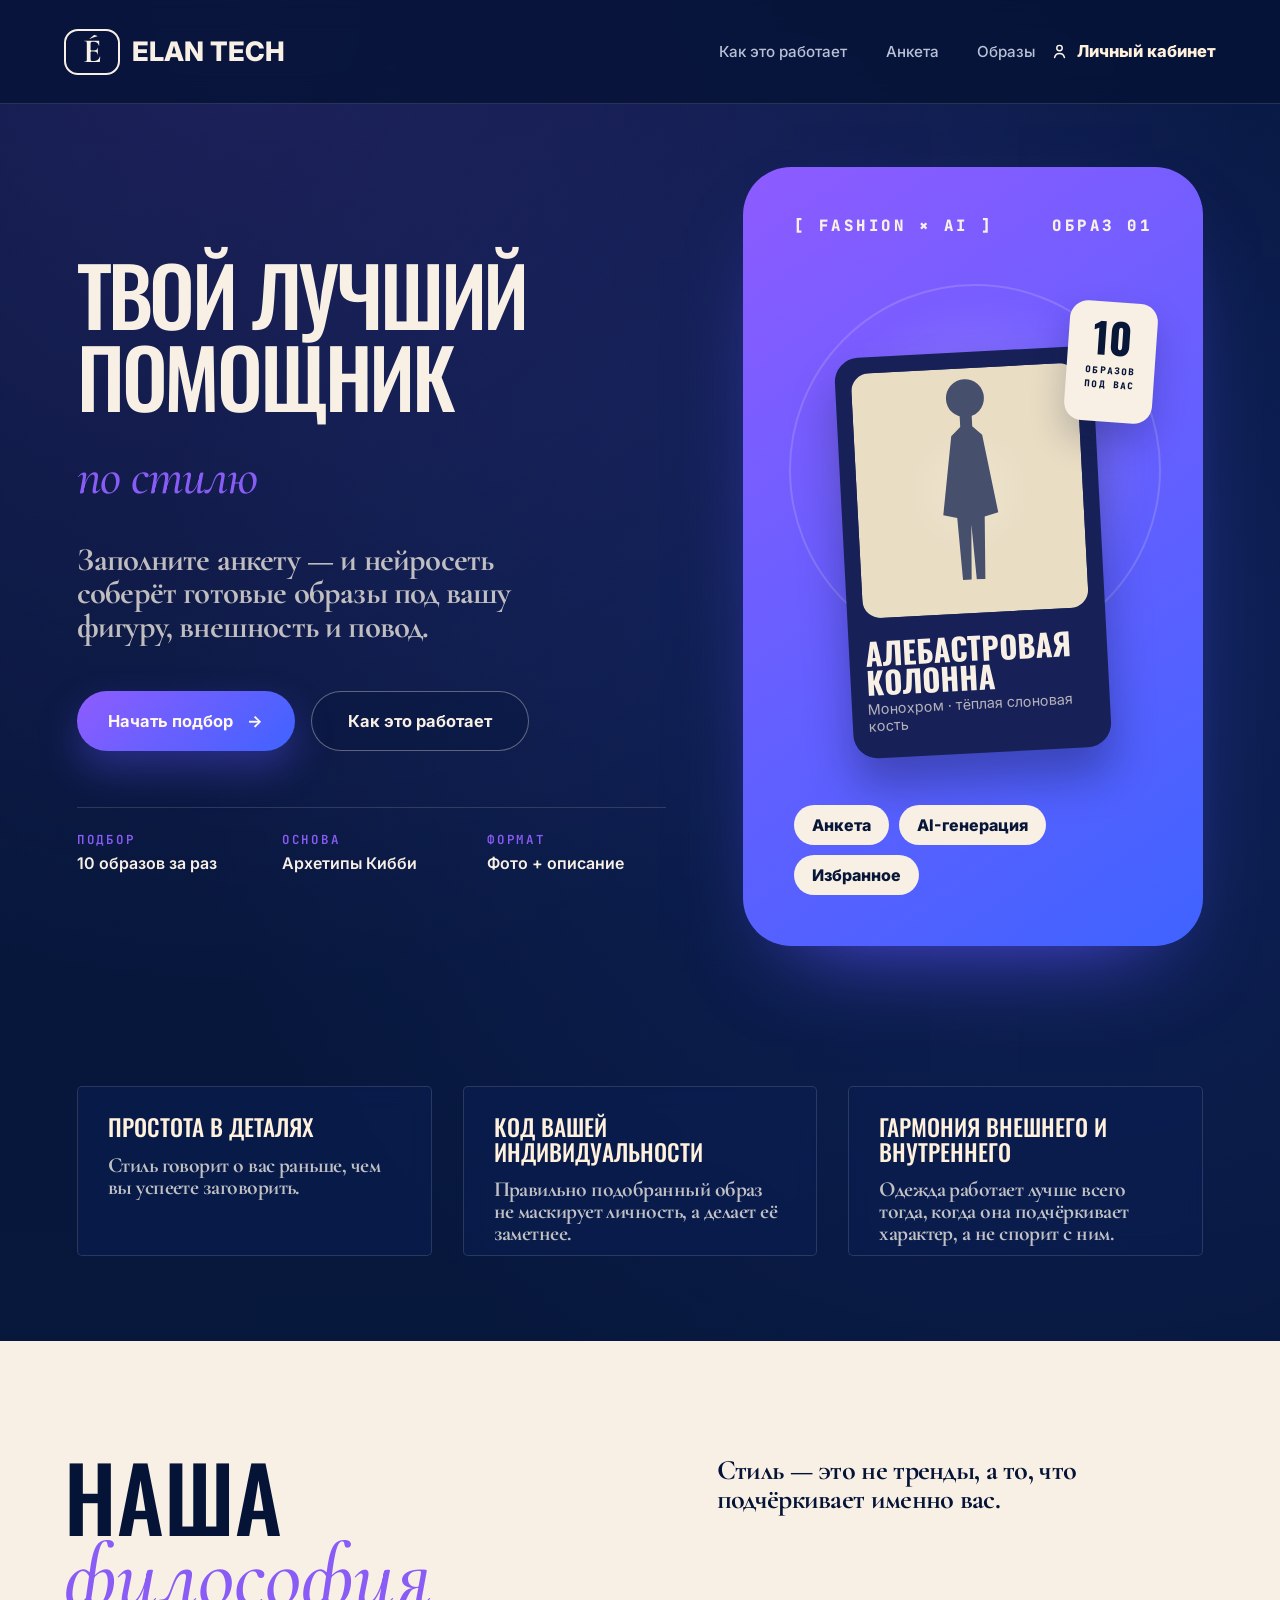
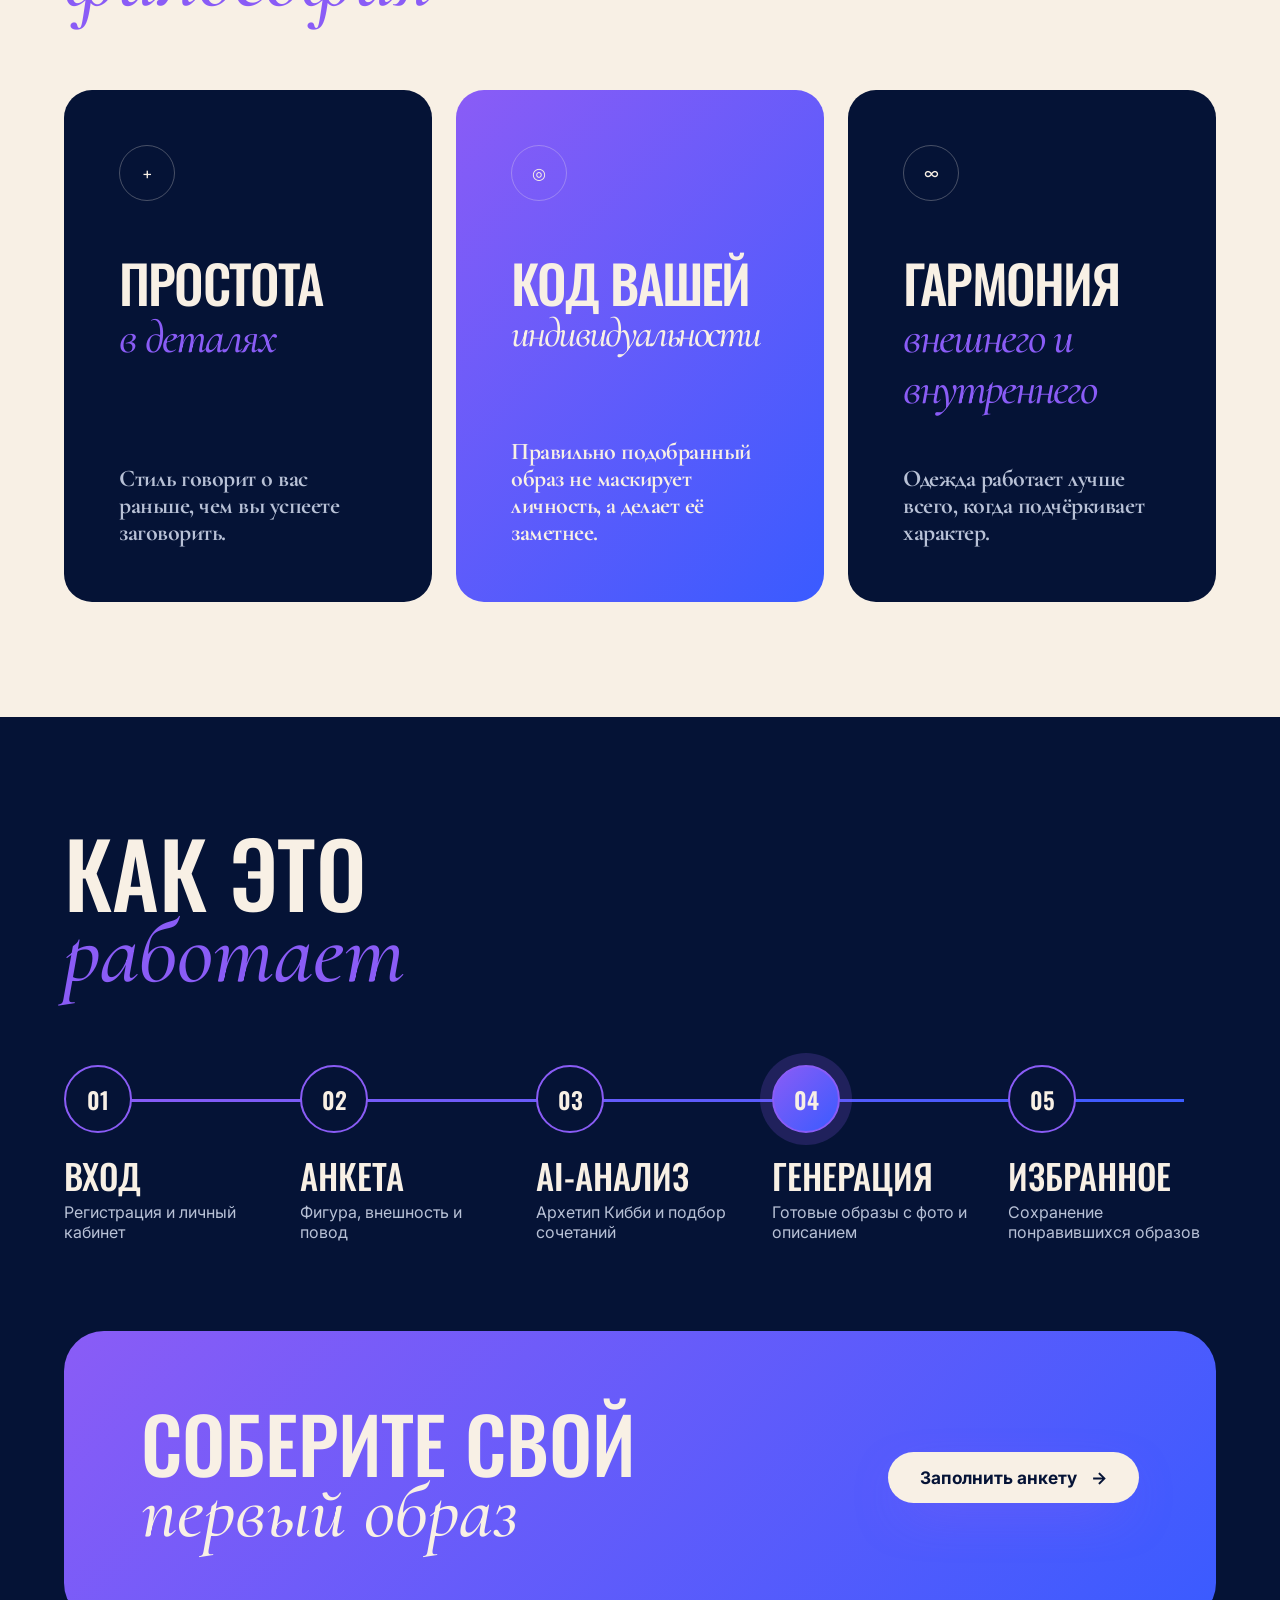
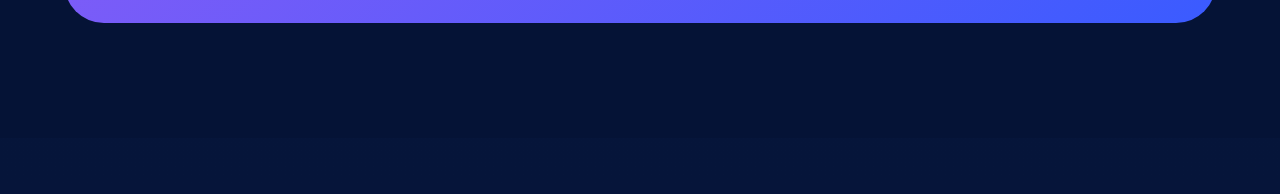
<file: templates/index.html>
<!DOCTYPE html>
<html lang="ru">
  <head>
    <meta charset="UTF-8" />
    <meta name="viewport" content="width=device-width, initial-scale=1.0" />
    <title>ELAN TECH</title>
    <link rel="preconnect" href="https://fonts.googleapis.com" />
    <link rel="preconnect" href="https://fonts.gstatic.com" crossorigin />
    <link
      href="https://fonts.googleapis.com/css2?family=Space+Grotesk:wght@400;500;700&family=Unbounded:wght@500;700&display=swap"
      rel="stylesheet"
    />
    <link rel="stylesheet" href="/styles.css" />
    <script src="/script.js" defer></script>
  </head>
  <body class="landing-page">
    <div class="page-shell">
      <header class="hero landing-hero">
        <nav class="topbar">
          <a class="brand" href="/" aria-label="ELAN TECH — перейти на главную">
            <span class="brand-mark">É</span>
            <div>
              <h1>ELAN TECH</h1>
            </div>
          </a>
          <div class="site-nav">
            <a href="#how-it-works">Как это работает</a>
            <a href="/questionnaire">Анкета</a>
            <a href="/favorites">Образы</a>
          </div>
          <div class="topbar-actions">
            <a href="/auth" class="primary-link">Личный кабинет</a>
          </div>
        </nav>

        <div class="hero-grid landing-grid">
          <section class="hero-copy">
            <p class="hero-kicker">AI-стилист · ELAN TECH</p>
            <h2>Твой лучший помощник</h2>
            <p class="hero-text">
              Заполните анкету — и нейросеть соберёт готовые образы под вашу
              фигуру, внешность и повод.
            </p>
            <div class="hero-actions">
              <a href="/auth" class="cta-button">Начать подбор <span aria-hidden="true">→</span></a>
              <a href="#how-it-works" class="secondary-button">Как это работает</a>
            </div>
            <dl class="hero-stats">
              <div>
                <dt>Подбор</dt>
                <dd>10 образов за раз</dd>
              </div>
              <div>
                <dt>Основа</dt>
                <dd>Архетипы Кибби</dd>
              </div>
              <div>
                <dt>Формат</dt>
                <dd>Фото + описание</dd>
              </div>
            </dl>
          </section>
          <aside class="hero-showcase" aria-label="Пример образа ELAN TECH">
            <div class="hero-showcase-top">
              <span>[ fashion × ai ]</span>
              <span>образ 01</span>
            </div>
            <div class="hero-count-badge">
              <strong>10</strong>
              <span>образов<br />под вас</span>
            </div>
            <div class="hero-look-ticket">
              <div class="hero-model-plate">
                <span class="hero-model-shape" aria-hidden="true"></span>
              </div>
              <h3>Алебастровая колонна</h3>
              <p>Монохром · тёплая слоновая кость</p>
            </div>
            <div class="hero-showcase-chips">
              <span>Анкета</span>
              <span>AI-генерация</span>
              <span>Избранное</span>
            </div>
          </aside>
          <div class="style-quotes">
            <blockquote class="quote-card">
              <h3>Простота в деталях</h3>
              <p>Стиль говорит о вас раньше, чем вы успеете заговорить.</p>
            </blockquote>
            <blockquote class="quote-card">
              <h3>Код вашей индивидуальности</h3>
              <p>Правильно подобранный образ не маскирует личность, а делает её заметнее.</p>
            </blockquote>
            <blockquote class="quote-card">
              <h3>Гармония внешнего и внутреннего</h3>
              <p>Одежда работает лучше всего тогда, когда она подчёркивает характер, а не спорит с ним.</p>
            </blockquote>
          </div>
        </div>

      </header>

      <section class="philosophy-section">
        <div class="section-title split">
          <h2>Наша <em>философия</em></h2>
          <p>Стиль — это не тренды, а то, что подчёркивает именно вас.</p>
        </div>
        <div class="philosophy-grid">
          <article>
            <span>+</span>
            <h3>Простота <em>в деталях</em></h3>
            <p>Стиль говорит о вас раньше, чем вы успеете заговорить.</p>
          </article>
          <article class="accent">
            <span>◎</span>
            <h3>Код вашей <em>индивидуальности</em></h3>
            <p>Правильно подобранный образ не маскирует личность, а делает её заметнее.</p>
          </article>
          <article>
            <span>∞</span>
            <h3>Гармония <em>внешнего и внутреннего</em></h3>
            <p>Одежда работает лучше всего, когда подчёркивает характер.</p>
          </article>
        </div>
      </section>

      <section class="steps-section" id="how-it-works">
        <div class="section-title">
          <h2>Как это <em>работает</em></h2>
        </div>
        <div class="steps-line">
          <article><b>01</b><h3>Вход</h3><p>Регистрация и личный кабинет</p></article>
          <article><b>02</b><h3>Анкета</h3><p>Фигура, внешность и повод</p></article>
          <article><b>03</b><h3>AI-анализ</h3><p>Архетип Кибби и подбор сочетаний</p></article>
          <article class="active"><b>04</b><h3>Генерация</h3><p>Готовые образы с фото и описанием</p></article>
          <article><b>05</b><h3>Избранное</h3><p>Сохранение понравившихся образов</p></article>
        </div>
        <div class="wide-cta">
          <h3>Соберите свой <em>первый образ</em></h3>
          <a href="/auth" class="cta-button">Заполнить анкету <span aria-hidden="true">→</span></a>
        </div>
      </section>

    </div>
  </body>
</html>
</file>
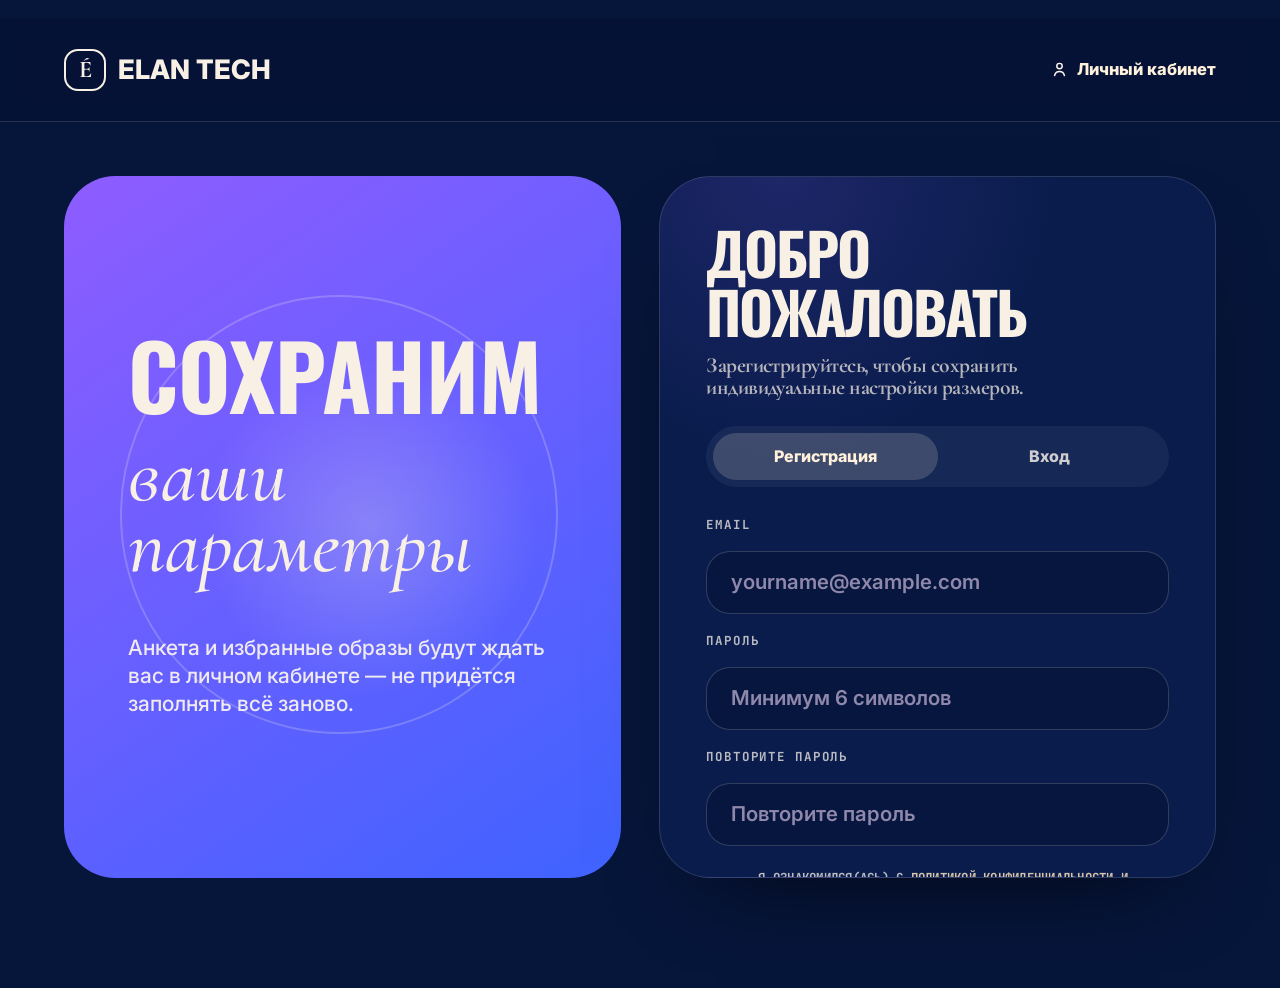
<file: templates/auth.html>
<!DOCTYPE html>
<html lang="ru">
  <head>
    <meta charset="UTF-8" />
    <meta name="viewport" content="width=device-width, initial-scale=1.0" />
    <title>ELAN TECH</title>
    <link rel="preconnect" href="https://fonts.googleapis.com" />
    <link rel="preconnect" href="https://fonts.gstatic.com" crossorigin />
    <link
      href="https://fonts.googleapis.com/css2?family=Space+Grotesk:wght@400;500;700&family=Unbounded:wght@500;700&display=swap"
      rel="stylesheet"
    />
    <link rel="stylesheet" href="/styles.css" />
    <script src="/script.js" defer></script>
  </head>
  <body class="auth-page" data-page="auth">
    <div class="page-shell">
      <header class="cabinet-header">
        <nav class="topbar">
          <a class="brand" href="/" aria-label="ELAN TECH — перейти на главную">
            <span class="brand-mark">É</span>
            <div>
              <h1>ELAN TECH</h1>
            </div>
          </a>
          <div class="topbar-actions">
            <a href="/cabinet" class="ghost-link">Личный кабинет</a>
          </div>
        </nav>

        <section class="cabinet-intro auth-intro">
          <div class="section-heading compact">
            <h2>Вход и регистрация</h2>
          </div>
        </section>
      </header>

      <main>
        <section class="section auth-section standalone-auth">
          <div class="auth-grid">
            <aside class="auth-promo">
              <p>[ личный кабинет ]</p>
              <h2>Сохраним <em>ваши параметры</em></h2>
              <span>Анкета и избранные образы будут ждать вас в личном кабинете — не придётся заполнять всё заново.</span>
            </aside>
            <div class="auth-card auth-shell">
              <div class="window-bar">
                <span></span><span></span><span></span>
              </div>
              <div class="auth-card-heading">
                <h2>Добро пожаловать</h2>
                <p>Зарегистрируйтесь, чтобы сохранить индивидуальные настройки размеров.</p>
              </div>
              <div class="auth-tabs">
                <button class="tab-button active" type="button" data-auth-tab="register">
                  Регистрация
                </button>
                <button class="tab-button" type="button" data-auth-tab="login">
                  Вход
                </button>
              </div>

              <form class="auth-form-panel" id="login-form">
                <h3>Войти в кабинет</h3>
                <p class="auth-text">
                  После входа вы попадёте в личный кабинет с анкетой, результатами
                  генерации и сохранённым избранным.
                </p>
                <label>
                  <span>Email</span>
                  <input name="email" type="email" placeholder="yourname@example.com" required />
                </label>
                <label>
                  <span>Пароль</span>
                  <input name="password" type="password" placeholder="Минимум 6 символов" minlength="6" required />
                </label>
                <a href="/forgot-password" class="inline-link">Забыли пароль?</a>
                <button class="cta-button wide" type="submit">Войти</button>
              </form>

              <form class="auth-form-panel active" id="register-form">
                <h3>Создать аккаунт</h3>
                <p class="auth-text">
                  После регистрации сразу откроется кабинет, где можно пройти
                  анкету и получить 10 персональных образов.
                </p>
                <label>
                  <span>Email</span>
                  <input name="email" type="email" placeholder="yourname@example.com" required />
                </label>
                <label>
                  <span>Пароль</span>
                  <input name="password" type="password" placeholder="Минимум 6 символов" minlength="6" required />
                </label>
                <label>
                  <span>Повторите пароль</span>
                  <input
                    name="password_repeat"
                    type="password"
                    placeholder="Повторите пароль"
                    minlength="6"
                    required
                  />
                </label>
                <label class="consent-checkbox">
                  <input name="privacy_consent" type="checkbox" required />
                  <span>
                    Я ознакомился(ась) с
                    <a href="/privacy-policy" class="inline-link" data-open-policy>
                      Политикой конфиденциальности и обработки персональных данных
                    </a>
                    и даю согласие на обработку персональных данных, а также на передачу
                    данным сервисам, необходимым для работы сайта.
                  </span>
                </label>
                <p class="form-note">
                  Согласие оформляется отдельно от регистрации и хранится в журнале согласий.
                </p>
                <button class="cta-button wide" type="submit">Зарегистрироваться</button>
              </form>
              <p class="form-message" id="auth-message" aria-live="polite"></p>
              <div class="legal-links">
                <a href="/privacy-policy" data-open-policy>Политика конфиденциальности</a>
              </div>
            </div>
          </div>
        </section>
      </main>
    </div>
  </body>
</html>
</file>
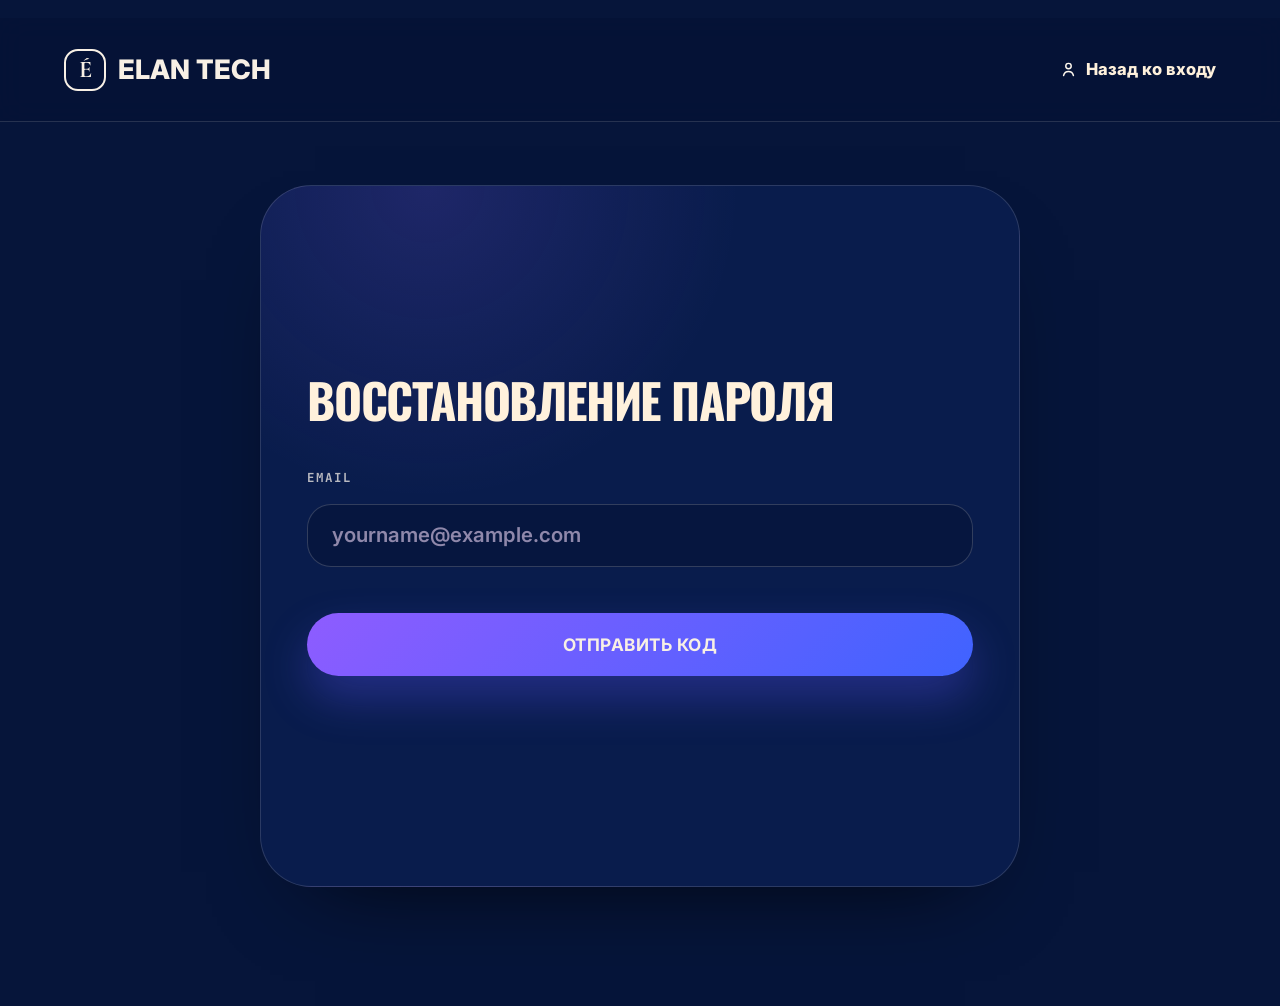
<file: templates/forgot_password.html>
<!DOCTYPE html>
<html lang="ru">
  <head>
    <meta charset="UTF-8" />
    <meta name="viewport" content="width=device-width, initial-scale=1.0" />
    <title>ELAN TECH</title>
    <link rel="preconnect" href="https://fonts.googleapis.com" />
    <link rel="preconnect" href="https://fonts.gstatic.com" crossorigin />
    <link
      href="https://fonts.googleapis.com/css2?family=Space+Grotesk:wght@400;500;700&family=Unbounded:wght@500;700&display=swap"
      rel="stylesheet"
    />
    <link rel="stylesheet" href="/styles.css" />
    <script src="/script.js" defer></script>
  </head>
  <body class="auth-page" data-page="forgot-password">
    <div class="page-shell">
      <header class="cabinet-header">
        <nav class="topbar">
          <a class="brand" href="/" aria-label="ELAN TECH — перейти на главную">
            <span class="brand-mark">É</span>
            <div>
              <h1>ELAN TECH</h1>
            </div>
          </a>
          <div class="topbar-actions">
            <a href="/auth" class="ghost-link">Назад ко входу</a>
          </div>
        </nav>

        <section class="cabinet-intro auth-intro">
          <div class="section-heading compact">
            <h2>Восстановление пароля</h2>
          </div>
        </section>
      </header>

      <main>
        <section class="section auth-section standalone-auth">
          <div class="auth-grid">
            <div class="auth-card auth-shell">
              <div class="window-bar">
                <span></span><span></span><span></span>
              </div>
              <form class="auth-form-panel active" id="forgot-password-form">
                <h3 class="forgot-password-title">Восстановление пароля</h3>
                <p class="auth-text">
                  Введите email аккаунта. На почту придёт 6-значный код для смены пароля.
                </p>
                <label>
                  <span>Email</span>
                  <input name="email" type="email" placeholder="yourname@example.com" required />
                </label>
                <button class="cta-button wide" type="submit">Отправить код</button>
              </form>
              <p class="form-message" id="forgot-password-message" aria-live="polite"></p>
              <div class="auth-text hidden" id="forgot-password-link"></div>
            </div>
          </div>
        </section>
      </main>
    </div>
  </body>
</html>
</file>
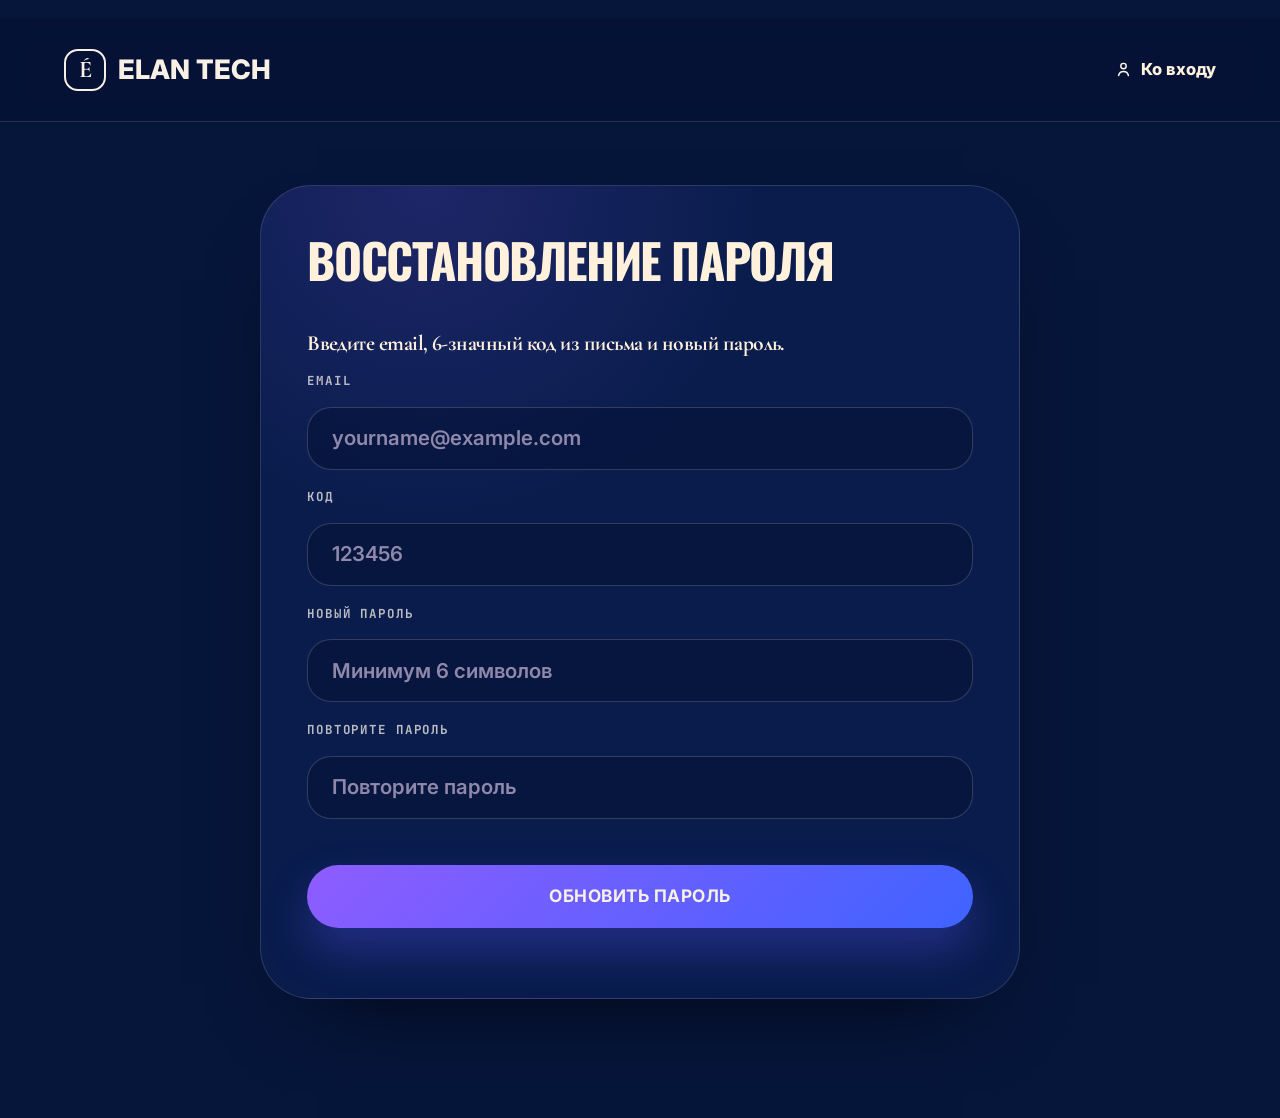
<file: templates/reset_password_code.html>
<!DOCTYPE html>
<html lang="ru">
  <head>
    <meta charset="UTF-8" />
    <meta name="viewport" content="width=device-width, initial-scale=1.0" />
    <title>ELAN TECH</title>
    <link rel="preconnect" href="https://fonts.googleapis.com" />
    <link rel="preconnect" href="https://fonts.gstatic.com" crossorigin />
    <link
      href="https://fonts.googleapis.com/css2?family=Space+Grotesk:wght@400;500;700&family=Unbounded:wght@500;700&display=swap"
      rel="stylesheet"
    />
    <link rel="stylesheet" href="/styles.css" />
    <script src="/script.js" defer></script>
  </head>
  <body class="auth-page" data-page="reset-password-code">
    <div class="page-shell">
      <header class="cabinet-header">
        <nav class="topbar">
          <a class="brand" href="/" aria-label="ELAN TECH — перейти на главную">
            <span class="brand-mark">É</span>
            <div>
              <h1>ELAN TECH</h1>
            </div>
          </a>
          <div class="topbar-actions">
            <a href="/auth" class="ghost-link">Ко входу</a>
          </div>
        </nav>

        <section class="cabinet-intro auth-intro">
          <div class="section-heading compact">
            <h2>Смена пароля</h2>
          </div>
        </section>
      </header>

      <main>
        <section class="section auth-section standalone-auth">
          <div class="auth-grid">
            <div class="auth-card auth-shell">
              <div class="window-bar">
                <span></span><span></span><span></span>
              </div>
              <form class="auth-form-panel active" id="reset-password-code-form">
                <h3 class="reset-password-title">Восстановление пароля</h3>
                <p class="auth-text">Введите email, 6-значный код из письма и новый пароль.</p>
                <label>
                  <span>Email</span>
                  <input name="email" type="email" placeholder="yourname@example.com" required />
                </label>
                <label>
                  <span>Код</span>
                  <input name="code" type="text" inputmode="numeric" maxlength="6" placeholder="123456" required />
                </label>
                <label>
                  <span>Новый пароль</span>
                  <input name="password" type="password" placeholder="Минимум 6 символов" minlength="6" required />
                </label>
                <label>
                  <span>Повторите пароль</span>
                  <input name="password_repeat" type="password" placeholder="Повторите пароль" minlength="6" required />
                </label>
                <button class="cta-button wide" type="submit">Обновить пароль</button>
              </form>
              <p class="form-message" id="reset-password-code-message" aria-live="polite"></p>
            </div>
          </div>
        </section>
      </main>
    </div>
  </body>
</html>
</file>
<file: styles.css>
@import url("https://fonts.googleapis.com/css2?family=Oswald:wght@400;500;600;700&family=Cormorant+Garamond:ital,wght@0,500;0,600;0,700;1,500;1,600&family=Inter:wght@400;500;600;700;800&family=JetBrains+Mono:wght@400;500;600&family=Manrope:wght@400;500;600;700;800&display=swap");

:root {
  --bg: #071636;
  --bg-soft: #0b1e49;
  --panel: rgba(14, 34, 79, 0.76);
  --panel-strong: rgba(12, 31, 75, 0.94);
  --line: rgba(235, 224, 207, 0.17);
  --line-strong: rgba(235, 224, 207, 0.34);
  --text: #fff8ee;
  --muted: #bfc8dc;
  --cream: #f6e7d0;
  --cream-strong: #fff1dc;
  --ink: #071636;
  --violet: #9467ff;
  --violet-bright: #a77cff;
  --violet-soft: #6f51cc;
  --pink: #c9b6ff;
  --cyan: #d6c4a8;
  --white: #ffffff;
  --shadow: 0 28px 74px rgba(0, 0, 0, 0.34);
}

/* ELAN TECH 2026 editorial redesign layer */
:root {
  --navy: #051336;
  --navy-2: #0a1e4f;
  --navy-3: #112a63;
  --cream: #f8f0e5;
  --beige: #d8cdbc;
  --muted: #b8c1d6;
  --violet: #8a5cf6;
  --blue: #3a5bff;
  --ink: #051336;
  --line: rgba(248, 240, 229, 0.14);
  --line-strong: rgba(248, 240, 229, 0.34);
  --grad: linear-gradient(135deg, var(--violet) 0%, var(--blue) 100%);
  --f-display: "Oswald", "Arial Narrow", Impact, sans-serif;
  --f-accent: "Cormorant Garamond", Georgia, serif;
  --f-body: "Inter", system-ui, -apple-system, "Segoe UI", Roboto, sans-serif;
  --f-mono: "JetBrains Mono", ui-monospace, Menlo, Consolas, monospace;
  --gut: clamp(18px, 5vw, 96px);
  --r-lg: 32px;
  --r-xl: 40px;
}

body {
  font-family: var(--f-body);
  background:
    radial-gradient(circle at 20% 10%, rgba(138, 92, 246, 0.2), transparent 30%),
    radial-gradient(circle at 85% 18%, rgba(58, 91, 255, 0.18), transparent 28%),
    linear-gradient(180deg, #051336 0%, #071638 46%, #051336 100%);
  color: var(--cream);
}

.cabinet-header {
  padding-top: 0;
}

html,
body {
  max-width: 100%;
  overflow-x: hidden;
}

body::before {
  background:
    url("data:image/svg+xml,%3Csvg width='1600' height='1100' viewBox='0 0 1600 1100' xmlns='http://www.w3.org/2000/svg'%3E%3Cg fill='none' stroke='%23f8f0e5' stroke-opacity='.20' stroke-width='4'%3E%3Cpath d='M-120 765c210-98 391-85 543 39 139 113 278 124 447 30 171-95 335-70 492 60 108 89 229 107 379 35'/%3E%3Cpath d='M-80 865c202-70 344-39 475 94 91 93 204 126 340 67 99-43 171-128 263-181 140-81 292-45 458 81'/%3E%3Cpath d='M1350-90c-74 132-70 251 12 356 72 92 78 187 19 286-64 108-76 215-34 321'/%3E%3Cpath d='M1446-108c-67 131-57 245 29 341 85 94 112 191 80 292-35 111-111 186-176 282-61 91-75 184-42 281'/%3E%3Cpath d='M1605 94c-86 130-89 247-10 351 77 102 84 200 19 294-52 75-107 144-133 230'/%3E%3C/g%3E%3C/svg%3E");
  background-position: center bottom;
  background-size: 1500px auto;
  opacity: 0.72;
}

body::after {
  background:
    url("data:image/svg+xml,%3Csvg width='1400' height='900' viewBox='0 0 1400 900' xmlns='http://www.w3.org/2000/svg'%3E%3Cg fill='none' stroke='%23f8f0e5' stroke-opacity='.15' stroke-width='3'%3E%3Cpath d='M-90 548c164-97 318-112 460-44 145 70 266 59 363-33 96-92 213-110 350-53'/%3E%3Cpath d='M-120 590c168-83 314-81 438 6 125 87 244 96 357 27 131-80 272-86 424-17'/%3E%3Cpath d='M-60 646c145-47 271-25 378 66 93 79 198 91 315 35 117-56 230-66 339-30'/%3E%3Cpath d='M118 0c-55 108-52 204 9 288 60 82 67 165 20 248-47 83-53 165-17 247'/%3E%3Cpath d='M52 0c-54 105-55 199-3 282 53 84 59 166 17 248-43 85-43 170-1 257'/%3E%3Cpath d='M1310 40c-57 104-55 198 7 282 58 78 65 157 22 236-46 84-52 170-17 258'/%3E%3Cpath d='M1370 16c-56 111-52 212 13 303 59 84 65 168 18 252-49 88-56 174-21 258'/%3E%3C/g%3E%3C/svg%3E");
  background-position: center top;
  background-size: 1440px auto;
  opacity: 0.72;
}

.page-shell {
  width: min(100%, 1728px);
  padding-bottom: 72px;
}

.topbar {
  position: sticky;
  top: 0;
  z-index: 20;
  min-height: 104px;
  padding-inline: var(--gut);
  border-bottom: 1px solid var(--line);
  background: rgba(5, 19, 54, 0.82);
  backdrop-filter: blur(14px);
}

.brand {
  gap: 14px;
  color: inherit;
  text-decoration: none;
}

.brand-mark {
  width: 56px;
  height: 46px;
  border: 2px solid currentColor;
  border-radius: 14px;
  color: var(--cream);
  font: 700 34px/1 var(--f-accent);
}

.brand h1 {
  font-family: var(--f-body);
  font-size: clamp(1.55rem, 2.1vw, 1.9rem);
  font-weight: 800;
  color: var(--cream);
}

.topbar-actions {
  gap: 26px;
}

.ghost-link,
.primary-link,
.topbar-button {
  color: var(--cream);
  font: 600 clamp(0.98rem, 1.3vw, 1.18rem)/1 var(--f-body);
  border: 1.5px solid rgba(248, 240, 229, 0.3);
  border-radius: 999px;
  padding: 14px 24px;
  background: rgba(5, 19, 54, 0.25);
  box-shadow: none;
}

.topbar-actions .primary-link::before,
.topbar-actions .ghost-link::before {
  content: "♙";
  color: var(--cream);
}

.ghost-link:hover,
.primary-link:hover,
.topbar-button:hover {
  border-color: var(--cream);
  transform: translateY(-1px);
}

.cta-button,
.secondary-button,
.mini-button {
  display: inline-flex;
  align-items: center;
  justify-content: center;
  gap: 14px;
  border: 0;
  border-radius: 999px;
  background: var(--grad);
  color: var(--cream);
  font: 700 clamp(1rem, 1.35vw, 1.2rem)/1 var(--f-body);
  box-shadow: 0 18px 50px -18px rgba(138, 92, 246, 0.8);
}

.secondary-button {
  border: 1.5px solid rgba(248, 240, 229, 0.35);
  background: rgba(5, 19, 54, 0.28);
}

.cta-button:hover,
.secondary-button:hover {
  transform: translateY(-2px);
  box-shadow: 0 24px 60px -18px rgba(138, 92, 246, 0.95);
}

.landing-hero {
  min-height: calc(100vh - 104px);
  padding-bottom: clamp(56px, 8vh, 96px);
}

.landing-grid {
  position: relative;
  min-height: calc(100vh - 150px);
  padding: clamp(70px, 10vh, 126px) var(--gut) 0;
}

.landing-grid::before {
  content: "";
  position: absolute;
  right: var(--gut);
  top: clamp(86px, 13vh, 150px);
  width: min(36vw, 560px);
  aspect-ratio: 0.82;
  border-radius: var(--r-xl);
  background:
    radial-gradient(circle at 50% 34%, rgba(248, 240, 229, 0.42), transparent 31%),
    var(--grad);
  box-shadow: 0 40px 100px -55px rgba(138, 92, 246, 0.9);
  opacity: 0.9;
}

.landing-grid::after {
  content: "AI\A STYLE\A 10 LOOKS";
  white-space: pre;
  position: absolute;
  right: calc(var(--gut) + min(7vw, 90px));
  top: clamp(150px, 24vh, 260px);
  width: min(26vw, 360px);
  padding: 30px;
  border: 1px solid rgba(248, 240, 229, 0.22);
  border-radius: 28px;
  background: rgba(5, 19, 54, 0.72);
  color: var(--cream);
  font: 500 clamp(2.1rem, 4vw, 4.2rem)/0.95 var(--f-display);
  letter-spacing: 0.02em;
  transform: rotate(-3deg);
}

.hero-copy {
  position: relative;
  z-index: 1;
  max-width: min(100%, 980px);
  gap: 34px;
}

.landing-page .hero-copy h2 {
  max-width: 1120px;
  font-family: var(--f-display);
  font-size: clamp(4.2rem, 9.4vw, 10rem);
  font-weight: 500;
  line-height: 0.95;
  text-transform: uppercase;
  color: var(--cream);
}

.landing-page .hero-copy h2::after {
  content: "по стилю";
  display: block;
  font-family: var(--f-accent);
  font-style: italic;
  font-size: 0.9em;
  line-height: 0.86;
  text-transform: none;
  color: var(--violet);
}

.hero-text {
  max-width: 52ch;
  color: var(--muted);
  font-size: clamp(1.05rem, 1.6vw, 1.45rem);
}

.hero-actions {
  margin-top: 6px;
}

.hero-actions .cta-button {
  padding: 24px 40px;
  font-size: clamp(1.05rem, 1.4vw, 1.35rem);
}

.style-quotes {
  width: min(100%, 1120px);
  margin-top: clamp(42px, 8vh, 92px);
  display: grid;
  grid-template-columns: repeat(3, minmax(0, 1fr));
  gap: 24px;
}

.quote-card {
  min-height: 220px;
  padding: 34px 32px;
  border: 1px solid var(--line);
  border-radius: var(--r-lg);
  background: rgba(10, 30, 79, 0.66);
  backdrop-filter: blur(10px);
}

.quote-card h3 {
  font-family: var(--f-display);
  font-size: clamp(1.8rem, 2.7vw, 3.2rem);
  font-weight: 500;
  line-height: 1;
  text-transform: uppercase;
}

.quote-card p {
  margin-top: 28px;
  color: var(--muted);
  font-size: clamp(1rem, 1.35vw, 1.25rem);
}

.cabinet-intro,
.auth-intro {
  width: min(1200px, calc(100% - 2 * var(--gut)));
  margin-inline: auto;
}

.section-heading h2,
.auth-card-heading h2,
.summary-card h3,
.looks-header h3 {
  font-family: var(--f-display);
  font-weight: 500;
  text-transform: uppercase;
}

.auth-page .section-heading h2,
.favorites-page .section-heading h2,
.questionnaire-page .section-heading h2 {
  font-family: var(--f-display);
  font-size: clamp(4.2rem, 8vw, 7.5rem);
  line-height: 0.92;
  color: var(--cream);
  text-align: center;
}

.auth-section {
  width: min(100%, 1728px);
  margin-inline: auto;
  padding: 42px var(--gut) 120px;
}

.standalone-auth .auth-grid {
  grid-template-columns: minmax(320px, 620px);
}

.auth-shell {
  padding: clamp(30px, 4vw, 64px);
  border: 1px solid var(--line);
  border-radius: var(--r-xl);
  background:
    radial-gradient(circle at 20% 0%, rgba(138, 92, 246, 0.18), transparent 28%),
    var(--navy-2);
  box-shadow: 0 40px 90px -55px rgba(0, 0, 0, 0.92);
}

.auth-card-heading h2 {
  margin: 0;
  font-size: clamp(2.6rem, 4.6vw, 4.5rem);
}

.auth-card-heading p,
.auth-text,
.form-note {
  color: var(--muted);
}

.auth-tabs {
  padding: 6px;
  border: 1px solid var(--line);
  border-radius: 999px;
  background: rgba(5, 19, 54, 0.62);
}

.tab-button {
  border-radius: 999px;
  font: 700 1rem/1 var(--f-body);
}

.tab-button.active {
  background: var(--cream);
  color: var(--navy);
}

.auth-card label span,
.question-list label span {
  font: 600 0.82rem/1.1 var(--f-mono);
  letter-spacing: 0.15em;
  text-transform: uppercase;
}

.auth-card input,
.questionnaire-card input,
.questionnaire-card select,
.questionnaire-card textarea,
.auth-card select,
.auth-card textarea {
  min-height: 72px;
  border: 1.5px solid rgba(248, 240, 229, 0.18);
  border-radius: 20px;
  background: rgba(5, 19, 54, 0.55);
  color: var(--cream);
  padding-inline: 24px;
  font: 600 1.12rem/1.2 var(--f-body);
}

.questionnaire-card textarea {
  padding-block: 20px;
}

.auth-card input:focus,
.questionnaire-card input:focus,
.questionnaire-card select:focus,
.questionnaire-card textarea:focus {
  outline: none;
  border-color: var(--violet);
  box-shadow: 0 0 0 4px rgba(138, 92, 246, 0.24);
}

.auth-shell .cta-button.wide,
.questionnaire-card .wide {
  min-height: 72px;
  clip-path: none;
  border-radius: 999px;
  background: var(--grad);
  color: var(--cream);
  font-family: var(--f-body);
  font-size: clamp(1.05rem, 1.45vw, 1.28rem);
}

.questionnaire-page .section.showcase {
  padding: clamp(48px, 7vh, 86px) var(--gut) 46px;
}

.questionnaire-page .section-heading {
  margin-bottom: clamp(42px, 6vh, 70px);
}

.questionnaire-page .showcase-grid.cabinet-layout {
  width: min(1420px, 100%);
  max-width: 1420px;
}

.questionnaire-card {
  padding: clamp(26px, 4vw, 56px);
  border: 1px solid var(--line);
  border-radius: var(--r-xl);
  background:
    radial-gradient(circle at 15% 0%, rgba(138, 92, 246, 0.13), transparent 30%),
    rgba(10, 30, 79, 0.68);
  backdrop-filter: blur(10px);
}

.questionnaire-card .question-list {
  grid-template-columns: repeat(4, minmax(0, 1fr));
  gap: 34px 22px;
}

.questionnaire-card .question-list > label {
  grid-template-rows: minmax(42px, auto) auto;
}

.looks-section {
  width: min(1420px, calc(100% - 2 * var(--gut)));
  padding: 76px 0;
}

.looks-header {
  margin-bottom: 42px;
}

.looks-header h3 {
  font-size: clamp(3rem, 5.2vw, 6rem);
  line-height: 0.98;
  color: var(--cream);
}

.looks-header h3::after {
  color: var(--muted);
  font-size: clamp(1rem, 1.4vw, 1.25rem);
}

.looks-grid {
  grid-template-columns: repeat(3, minmax(0, 1fr));
  gap: 28px;
}

.look-card {
  border: 1px solid rgba(248, 240, 229, 0.16);
  border-radius: var(--r-lg);
  background: var(--navy-2);
  box-shadow: 0 30px 70px -52px rgba(0, 0, 0, 0.95);
  overflow: hidden;
}

.look-card h3 {
  font-family: var(--f-display);
  font-size: clamp(2.1rem, 3.2vw, 3.4rem);
  line-height: 1;
  text-transform: uppercase;
}

.look-card img,
.look-image img {
  filter: saturate(0.98) contrast(1.03);
}

.look-tag {
  border: 1px solid rgba(248, 240, 229, 0.2);
  border-radius: 999px;
  background: rgba(248, 240, 229, 0.08);
  color: var(--muted);
  font-family: var(--f-mono);
}

.cabinet-page .cabinet-intro,
.favorites-page .cabinet-intro {
  width: min(1240px, calc(100% - 2 * var(--gut)));
}

.cabinet-account {
  padding: 36px;
  border: 1px solid var(--line);
  border-radius: var(--r-lg);
  background: rgba(10, 30, 79, 0.58);
}

.cabinet-page .summary-card,
.favorites-page .summary-card {
  border: 1px solid var(--line);
  border-radius: var(--r-lg);
  background: rgba(10, 30, 79, 0.68);
}

.cabinet-page .summary-inline .cta-button,
.cabinet-page .summary-inline .secondary-button {
  border-radius: 999px;
}

.look-detail {
  width: min(1420px, calc(100% - 2 * var(--gut)));
}

.look-detail__title,
.look-detail h1,
.look-detail h2 {
  font-family: var(--f-display);
  text-transform: uppercase;
}

.site-footer {
  border: 1px solid var(--line);
  border-radius: var(--r-lg);
  background: rgba(5, 19, 54, 0.72);
}

@media (max-width: 1180px) {
  .landing-grid::before,
  .landing-grid::after {
    display: none;
  }

  .style-quotes,
  .looks-grid,
  .questionnaire-card .question-list {
    grid-template-columns: repeat(2, minmax(0, 1fr));
  }

  .landing-page .hero-copy h2 {
    font-size: clamp(4rem, 13vw, 7rem);
  }
}

@media (max-width: 760px) {
  .topbar {
    min-height: 82px;
    padding-inline: 18px;
  }

  .brand-mark {
    width: 44px;
    height: 40px;
    font-size: 1.7rem;
  }

  .brand h1 {
    font-size: 1.25rem;
  }

  .ghost-link,
  .primary-link,
  .topbar-button {
    padding: 10px 0;
    border: 0;
    background: transparent;
  }

  .landing-grid {
    padding-inline: 22px;
  }

  .style-quotes,
  .looks-grid,
  .questionnaire-card .question-list {
    grid-template-columns: 1fr;
  }

  .quote-card {
    min-height: 0;
  }

  .auth-page .section-heading h2,
  .favorites-page .section-heading h2,
  .questionnaire-page .section-heading h2 {
    font-size: clamp(3.4rem, 17vw, 5rem);
  }

  .questionnaire-card,
  .auth-shell {
    padding: 24px;
    border-radius: 28px;
  }
}

/* Reference refinement: 1440 editorial blocks */
.site-nav {
  display: flex;
  align-items: center;
  gap: clamp(18px, 3vw, 44px);
  margin-left: auto;
  font: 500 0.95rem/1 var(--f-body);
  color: var(--muted);
}

.site-nav a:hover {
  color: var(--cream);
}

.landing-page .topbar-actions {
  margin-left: 0;
}

.hero-stats {
  width: min(100%, 650px);
  display: grid;
  grid-template-columns: repeat(2, minmax(0, 1fr));
  gap: 28px 44px;
  margin: 10px 0 0;
  padding-top: 28px;
  border-top: 1px solid var(--line);
}

.hero-stats dt {
  margin: 0 0 8px;
  color: var(--violet);
  font: 600 0.72rem/1 var(--f-mono);
  letter-spacing: 0.18em;
  text-transform: uppercase;
}

.hero-stats dd {
  margin: 0;
  color: var(--cream);
  font: 600 1.02rem/1.25 var(--f-body);
}

.philosophy-section {
  padding: clamp(74px, 9vw, 126px) var(--gut);
  background: var(--cream);
  color: var(--ink);
}

.section-title {
  width: min(100%, 1420px);
  margin: 0 auto clamp(42px, 6vw, 72px);
}

.section-title.split {
  display: grid;
  grid-template-columns: minmax(0, 1fr) minmax(260px, 0.82fr);
  align-items: start;
  gap: 44px;
}

.section-title h2 {
  margin: 0;
  font: 500 clamp(3.8rem, 7vw, 7.5rem)/0.9 var(--f-display);
  text-transform: uppercase;
}

.section-title h2 em,
.wide-cta h3 em,
.quiz-block-title h3 em {
  display: block;
  color: var(--violet);
  font-family: var(--f-accent);
  font-style: italic;
  font-weight: 500;
  text-transform: none;
}

.section-title p {
  margin: 0;
  font-family: var(--f-accent);
  font-size: clamp(1.55rem, 3vw, 2.5rem);
  line-height: 1.04;
}

.philosophy-grid {
  width: min(100%, 1420px);
  margin: 0 auto;
  display: grid;
  grid-template-columns: repeat(3, minmax(0, 1fr));
  gap: 24px;
}

.philosophy-grid article {
  min-height: 320px;
  padding: 38px;
  border-radius: 28px;
  background: var(--navy);
  color: var(--cream);
}

.philosophy-grid article.accent {
  background: var(--grad);
}

.philosophy-grid span {
  width: 56px;
  height: 56px;
  display: grid;
  place-items: center;
  margin-bottom: 52px;
  border: 1px solid rgba(248, 240, 229, 0.28);
  border-radius: 50%;
  color: var(--cream);
}

.philosophy-grid h3 {
  margin: 0;
  font: 500 clamp(2.2rem, 3.5vw, 4rem)/0.96 var(--f-display);
  text-transform: uppercase;
}

.philosophy-grid h3 em {
  display: block;
  color: var(--violet);
  font-family: var(--f-accent);
  font-style: italic;
  font-weight: 500;
  text-transform: none;
}

.philosophy-grid article.accent h3 em {
  color: var(--cream);
}

.philosophy-grid p {
  margin: 36px 0 0;
  color: var(--muted);
}

.philosophy-grid article.accent p {
  color: var(--cream);
}

.steps-section {
  padding: clamp(76px, 9vw, 128px) var(--gut);
  background: var(--navy);
}

.steps-line {
  width: min(100%, 1420px);
  margin: 0 auto clamp(58px, 7vw, 96px);
  display: grid;
  grid-template-columns: repeat(5, minmax(0, 1fr));
  gap: 28px;
  position: relative;
}

.steps-line::before {
  content: "";
  position: absolute;
  left: 32px;
  right: 32px;
  top: 34px;
  height: 3px;
  background: var(--grad);
}

.steps-line article {
  position: relative;
  z-index: 1;
}

.steps-line b {
  width: 68px;
  height: 68px;
  display: grid;
  place-items: center;
  margin-bottom: 26px;
  border: 2px solid var(--violet);
  border-radius: 50%;
  background: var(--navy);
  color: var(--cream);
  font: 600 1.45rem/1 var(--f-display);
}

.steps-line article.active b {
  background: var(--grad);
  box-shadow: 0 0 0 12px rgba(138, 92, 246, 0.2);
}

.steps-line h3 {
  margin: 0 0 8px;
  font: 500 clamp(1.7rem, 2.7vw, 3rem)/1 var(--f-display);
  text-transform: uppercase;
}

.steps-line p {
  margin: 0;
  color: var(--muted);
}

.wide-cta {
  width: min(100%, 1420px);
  margin: 0 auto;
  padding: clamp(42px, 6vw, 78px);
  display: grid;
  grid-template-columns: 1fr auto;
  align-items: center;
  gap: 32px;
  border-radius: var(--r-xl);
  background: var(--grad);
}

.wide-cta h3 {
  margin: 0;
  color: var(--cream);
  font: 500 clamp(3rem, 6vw, 6.5rem)/0.9 var(--f-display);
  text-transform: uppercase;
}

.wide-cta h3 em {
  color: var(--cream);
}

.wide-cta .cta-button {
  background: var(--cream);
  color: var(--ink);
}

.auth-page .auth-grid {
  width: min(100%, 1320px);
  display: grid;
  grid-template-columns: minmax(320px, 0.95fr) minmax(360px, 0.95fr);
  gap: 24px;
  justify-content: center;
  align-items: stretch;
}

.auth-promo {
  min-height: 620px;
  padding: clamp(34px, 5vw, 56px);
  display: flex;
  flex-direction: column;
  justify-content: flex-end;
  border-radius: var(--r-xl);
  background:
    radial-gradient(circle at 58% 42%, rgba(248, 240, 229, 0.28), transparent 38%),
    var(--grad);
  overflow: hidden;
}

.auth-promo p {
  margin: 0 0 18px;
  font: 500 0.8rem/1 var(--f-mono);
  letter-spacing: 0.22em;
  text-transform: uppercase;
}

.auth-promo h2 {
  margin: 0;
  color: var(--cream);
  font: 500 clamp(3.2rem, 6vw, 6.3rem)/0.9 var(--f-display);
  text-transform: uppercase;
}

.auth-promo h2 em {
  display: block;
  font-family: var(--f-accent);
  font-style: italic;
  text-transform: none;
}

.auth-promo span {
  max-width: 35ch;
  margin-top: 24px;
  color: rgba(248, 240, 229, 0.86);
}

.editorial-question-list {
  display: grid !important;
  grid-template-columns: 1fr !important;
  gap: 0 !important;
}

.quiz-block {
  display: grid;
  grid-template-columns: minmax(160px, 260px) minmax(0, 1fr);
  gap: clamp(28px, 5vw, 70px);
  padding: 34px 0;
  border-top: 1px solid var(--line);
}

.quiz-block-title small {
  color: var(--violet);
  font: 600 0.72rem/1 var(--f-mono);
  letter-spacing: 0.2em;
  text-transform: uppercase;
}

.quiz-block-title h3 {
  display: block;
  margin: 12px 0 0;
  font: 500 clamp(2.2rem, 3.6vw, 4rem)/0.95 var(--f-display);
  text-transform: uppercase;
}

.quiz-fields {
  display: grid;
  grid-template-columns: repeat(4, minmax(0, 1fr));
  gap: 22px 18px;
}

.quiz-fields.two {
  grid-template-columns: repeat(2, minmax(0, 1fr));
}

.quiz-fields .wide-field {
  grid-column: 1 / -1;
}

.questionnaire-card .wide {
  width: min(100%, 360px);
  margin-left: auto;
}

.questionnaire-card::after {
  content: "Все поля заполнены — можно запускать подбор.";
  display: block;
  margin-top: -54px;
  color: var(--muted);
}

.questionnaire-page .looks-section,
.favorites-page .cabinet-main {
  background: var(--cream);
  color: var(--ink);
}

.questionnaire-page .looks-section {
  width: 100%;
  max-width: none;
  padding: clamp(70px, 8vw, 110px) var(--gut);
}

.questionnaire-page .looks-header,
.questionnaire-page .looks-grid,
.favorites-page .looks-header,
.favorites-page .looks-grid {
  width: min(100%, 1420px);
  margin-left: auto;
  margin-right: auto;
}

.questionnaire-page .looks-header h3,
.favorites-page .looks-header h3 {
  color: var(--ink);
}

.questionnaire-page .looks-header h3::after,
.favorites-page .looks-header h3::after {
  color: rgba(5, 19, 54, 0.68);
}

.questionnaire-page .look-card,
.favorites-page .look-card {
  border-radius: 16px;
  background: var(--navy);
  color: var(--cream);
  box-shadow: none;
}

.questionnaire-page .look-photo-frame,
.favorites-page .look-photo-frame {
  background: var(--beige);
}

.questionnaire-page .look-name,
.favorites-page .look-name {
  font-family: var(--f-display);
  text-transform: uppercase;
}

.look-detail-page .look-detail {
  align-items: center;
  min-height: calc(100vh - 104px);
}

.look-detail__content h2 {
  font: 500 clamp(3.2rem, 6vw, 7rem)/0.92 var(--f-display);
  text-transform: uppercase;
}

.look-detail__content h2::first-letter {
  color: var(--cream);
}

@media (max-width: 1180px) {
  .site-nav,
  .landing-page .landing-grid::before,
  .landing-page .landing-grid::after {
    display: none;
  }

  .auth-page .auth-grid,
  .section-title.split,
  .quiz-block,
  .wide-cta {
    grid-template-columns: 1fr;
  }

  .philosophy-grid,
  .steps-line,
  .quiz-fields {
    grid-template-columns: repeat(2, minmax(0, 1fr));
  }

  .steps-line::before {
    display: none;
  }
}

@media (max-width: 760px) {
  .hero-stats,
  .philosophy-grid,
  .steps-line,
  .quiz-fields,
  .quiz-fields.two {
    grid-template-columns: 1fr;
  }

  .auth-promo {
    min-height: 420px;
  }

  .questionnaire-card::after {
    margin-top: 18px;
  }

  .questionnaire-card .wide {
    width: 100%;
  }
}

/* Auth page correction: promo and form must stay side-by-side on desktop. */
.auth-page .auth-section.standalone-auth {
  width: 100%;
  min-height: auto;
  display: block;
  padding: clamp(42px, 7vh, 82px) var(--gut) 96px;
}

.auth-page .standalone-auth .auth-grid {
  width: min(1180px, 100%);
  max-width: 1180px;
  margin: 0 auto;
  display: grid;
  grid-template-columns: minmax(320px, 1fr) minmax(360px, 1fr);
  gap: 24px;
  align-items: stretch;
  justify-content: center;
}

.auth-page .auth-promo,
.auth-page .auth-shell {
  min-width: 0;
  width: 100%;
  border-radius: 32px;
}

.auth-page .auth-promo {
  min-height: 0;
  height: clamp(560px, 70vh, 720px);
  padding: clamp(34px, 4vw, 56px);
  overflow: hidden;
  justify-content: center;
}

.auth-page .auth-promo h2 {
  max-width: 100%;
  font-size: clamp(3.3rem, 5.4vw, 6.2rem);
  line-height: 0.92;
  overflow-wrap: anywhere;
  word-break: normal;
}

.auth-page .auth-promo h2 em {
  max-width: 100%;
  font-size: 0.82em;
  line-height: 0.95;
  overflow-wrap: anywhere;
}

.auth-page .auth-promo span {
  max-width: 38ch;
  font-size: clamp(0.95rem, 1.35vw, 1.15rem);
  line-height: 1.45;
}

.auth-page .auth-shell {
  height: clamp(560px, 70vh, 720px);
  overflow-y: auto;
  padding: clamp(34px, 4vw, 52px);
  background:
    radial-gradient(circle at 20% 0%, rgba(138, 92, 246, 0.18), transparent 28%),
    rgba(10, 30, 79, 0.88);
}

.auth-page .auth-card-heading h2 {
  font-size: clamp(2.35rem, 4vw, 4.2rem);
  line-height: 1;
}

.auth-page .auth-form-panel h3 {
  font-family: var(--f-display);
  font-size: clamp(1.8rem, 3vw, 2.8rem);
  line-height: 1;
  text-transform: uppercase;
}

@media (max-width: 880px) {
  .auth-page .standalone-auth .auth-grid {
    grid-template-columns: minmax(0, 560px);
  }

  .auth-page .auth-promo,
  .auth-page .auth-shell {
    height: auto;
    min-height: 420px;
  }
}

* {
  box-sizing: border-box;
}

html {
  scroll-behavior: smooth;
}

body {
  position: relative;
  isolation: isolate;
  margin: 0;
  font-family: "Manrope", sans-serif;
  color: var(--text);
  background:
    linear-gradient(180deg, rgba(255, 255, 255, 0.025), transparent 32%),
    linear-gradient(135deg, #071636 0%, #071636 46%, #111a35 100%);
  min-height: 100vh;
  overflow-x: hidden;
}

body::before,
body::after {
  content: "";
  position: fixed;
  inset: 0;
  pointer-events: none;
  z-index: 0;
}

body::before {
  background:
    url("data:image/svg+xml,%3Csvg width='1600' height='1100' viewBox='0 0 1600 1100' xmlns='http://www.w3.org/2000/svg'%3E%3Cg fill='none' stroke='%23f6e7d0' stroke-opacity='.23' stroke-width='5'%3E%3Cpath d='M-120 765c210-98 391-85 543 39 139 113 278 124 447 30 171-95 335-70 492 60 108 89 229 107 379 35'/%3E%3Cpath d='M-80 865c202-70 344-39 475 94 91 93 204 126 340 67 99-43 171-128 263-181 140-81 292-45 458 81'/%3E%3Cpath d='M1350-90c-74 132-70 251 12 356 72 92 78 187 19 286-64 108-76 215-34 321'/%3E%3Cpath d='M1446-108c-67 131-57 245 29 341 85 94 112 191 80 292-35 111-111 186-176 282-61 91-75 184-42 281'/%3E%3Cpath d='M1605 94c-86 130-89 247-10 351 77 102 84 200 19 294-52 75-107 144-133 230'/%3E%3C/g%3E%3C/svg%3E");
  background-repeat: no-repeat;
  background-size: 1500px auto;
  background-position: center bottom;
  opacity: 0.8;
}

body::after {
  background:
    url("data:image/svg+xml,%3Csvg width='1400' height='900' viewBox='0 0 1400 900' xmlns='http://www.w3.org/2000/svg'%3E%3Cg fill='none' stroke='%23f6e7d0' stroke-opacity='.18' stroke-width='3'%3E%3Cpath d='M-90 548c164-97 318-112 460-44 145 70 266 59 363-33 96-92 213-110 350-53'/%3E%3Cpath d='M-120 590c168-83 314-81 438 6 125 87 244 96 357 27 131-80 272-86 424-17'/%3E%3Cpath d='M-60 646c145-47 271-25 378 66 93 79 198 91 315 35 117-56 230-66 339-30'/%3E%3Cpath d='M118 0c-55 108-52 204 9 288 60 82 67 165 20 248-47 83-53 165-17 247'/%3E%3Cpath d='M52 0c-54 105-55 199-3 282 53 84 59 166 17 248-43 85-43 170-1 257'/%3E%3Cpath d='M1310 40c-57 104-55 198 7 282 58 78 65 157 22 236-46 84-52 170-17 258'/%3E%3Cpath d='M1370 16c-56 111-52 212 13 303 59 84 65 168 18 252-49 88-56 174-21 258'/%3E%3C/g%3E%3C/svg%3E");
  background-repeat: no-repeat;
  background-size: 1440px auto;
  background-position: center top;
  opacity: 0.82;
}

a {
  color: inherit;
  text-decoration: none;
}

.inline-link {
  color: var(--cyan);
  text-decoration: underline;
  text-underline-offset: 3px;
}

input,
button,
select,
textarea {
  font: inherit;
}

.page-shell {
  position: relative;
  z-index: 1;
  width: min(100%, 1440px);
  margin: 0 auto;
  padding: 0 0 56px;
}

.hero {
  min-height: 100vh;
  padding: 0 0 40px;
}

.topbar {
  display: flex;
  align-items: center;
  justify-content: space-between;
  gap: 16px;
  min-height: 86px;
  margin: 0;
  padding: 0 48px;
  border-bottom: 1px solid rgba(246, 231, 208, 0.12);
}

.brand {
  display: flex;
  align-items: center;
  gap: 12px;
}

.brand-mark {
  width: 42px;
  height: 42px;
  display: grid;
  place-items: center;
  border-radius: 10px;
  border: 1.5px solid var(--cream);
  background: transparent;
  color: var(--white);
  font-family: "Cormorant Garamond", Georgia, serif;
  font-size: 1.5rem;
  font-weight: 700;
  line-height: 1;
  box-shadow: none;
}

.auth-page .brand-mark {
  width: 42px;
  height: 42px;
  font-size: 1.5rem;
}

.brand-kicker,
.eyebrow,
.card-label,
.look-tag,
.step-number {
  text-transform: uppercase;
  letter-spacing: 0.16em;
  font-size: 0.72rem;
}

.brand p,
.brand h1,
.section-heading p,
.section-heading h2,
.hero-copy h2,
.hero-copy p,
.hero-points,
.hero-card p,
.hero-card h3,
.flow-card h3,
.flow-card p,
.questionnaire-card h3,
.questionnaire-card label,
.look-card h3,
.look-card p {
  margin: 0;
}

.brand h1,
.hero-copy h2,
.section-heading h2,
.questionnaire-card h3,
.look-card h3,
.auth-card h3,
.auth-side-card h3,
.looks-header h3,
.info-card h3,
.summary-card h3,
.dialog-card h3,
.flow-card h3,
.hero-card h3 {
  font-family: "Cormorant Garamond", Georgia, serif;
}

.brand h1 {
  font-family: "Manrope", sans-serif;
  font-size: 1.72rem;
  font-weight: 800;
  line-height: 1;
  letter-spacing: 0;
}

.brand-kicker,
.eyebrow,
.card-label,
.look-tag,
.step-number {
  color: var(--muted);
}

.topbar-actions {
  display: flex;
  align-items: center;
  gap: 12px;
  margin-left: auto;
}

.ghost-link,
.primary-link,
.secondary-button,
.cta-button,
.mini-button {
  border-radius: 999px;
  transition: transform 180ms ease, box-shadow 180ms ease, background 180ms ease;
}

.ghost-link,
.primary-link {
  display: inline-flex;
  align-items: center;
  gap: 9px;
  padding: 10px 0;
  border: 0;
  background: transparent;
  color: var(--text);
  font-weight: 800;
}

.topbar-actions .primary-link::before,
.topbar-actions .ghost-link::before {
  content: "♙";
  font-size: 1.15rem;
  font-weight: 400;
}

.topbar-button {
  appearance: none;
}

.primary-link,
.cta-button,
.mini-button,
.tab-button.active,
.chip.active {
  background: var(--cream-strong);
  color: var(--ink);
  box-shadow: 0 18px 38px rgba(2, 8, 22, 0.24);
}

.hero-grid,
.showcase-grid {
  display: grid;
  gap: 28px;
}

.landing-grid {
  grid-template-columns: minmax(0, 1fr);
}

.landing-page .landing-grid {
  max-width: 1180px;
  margin: 0 auto;
  padding: 132px 64px 0;
}

.hero-grid {
  grid-template-columns: 1.15fr 0.85fr;
  align-items: center;
}

.landing-page .hero-copy {
  width: 100%;
  margin: 0 auto;
  text-align: left;
}

.hero-copy h2 {
  max-width: 980px;
  font-size: clamp(3.7rem, 5.4vw, 6.1rem);
  font-weight: 500;
  line-height: 0.94;
  color: var(--cream-strong);
}

.hero-copy h2 span {
  display: block;
  color: var(--cyan);
}

.hero-text {
  margin-top: 24px;
  max-width: 660px;
  font-size: 1rem;
  line-height: 1.75;
  color: rgba(255, 248, 238, 0.82);
}

.hero-actions {
  display: flex;
  flex-wrap: wrap;
  gap: 14px;
  margin-top: 44px;
  justify-content: flex-start;
}

.hero-actions .cta-button {
  width: auto;
  min-width: 244px;
  text-align: center;
}

.landing-legal-links,
.legal-links {
  display: flex;
  flex-wrap: wrap;
  justify-content: center;
  gap: 14px 18px;
  margin-top: 24px;
  color: var(--muted);
  font-size: 0.95rem;
}

.landing-legal-links a,
.legal-links a {
  padding: 6px 0;
  border-bottom: 1px solid transparent;
}

.landing-legal-links a:hover,
.legal-links a:hover {
  color: var(--text);
  border-bottom-color: var(--cyan);
}

.cta-button,
.secondary-button,
.mini-button,
.save-button,
.tab-button,
.chip {
  border: 0;
  cursor: pointer;
}

.cta-button,
.secondary-button {
  padding: 17px 32px;
  border-radius: 5px;
  font-weight: 800;
  letter-spacing: 0;
}

.secondary-button {
  color: var(--text);
  background: rgba(255, 255, 255, 0.06);
  border: 1px solid var(--line);
  box-shadow: none;
}

.hero-points {
  list-style: none;
  padding: 0;
  margin-top: 26px;
  display: grid;
  gap: 12px;
  color: var(--muted);
}

.hero-points li {
  display: flex;
  align-items: center;
  gap: 10px;
}

.hero-points li::before {
  content: "";
  width: 8px;
  height: 8px;
  border-radius: 50%;
  background: var(--cyan);
  box-shadow: 0 0 24px rgba(122, 230, 255, 0.5);
}

.style-quotes {
  display: grid;
  grid-template-columns: repeat(3, minmax(0, 1fr));
  gap: 30px;
  margin-top: 92px;
  max-width: none;
}

.quote-card {
  margin: 0;
  min-height: 150px;
  padding: 28px 30px;
  border-radius: 6px;
  border: 1px solid rgba(246, 231, 208, 0.16);
  background: linear-gradient(145deg, rgba(255, 255, 255, 0.09), rgba(255, 255, 255, 0.035));
  backdrop-filter: blur(12px);
  box-shadow: none;
}

.quote-card h3 {
  margin: 0 0 16px;
  font-family: "Cormorant Garamond", Georgia, serif;
  font-size: 1.5rem;
  font-weight: 500;
  color: var(--cream-strong);
}

.quote-card p {
  margin: 0;
  color: rgba(255, 248, 238, 0.75);
  line-height: 1.6;
  font-size: 0.92rem;
}

.style-manifesto {
  margin-top: 22px;
  display: flex;
  justify-content: center;
}

.manifesto-card {
  width: min(100%, 760px);
  padding: 22px 24px;
  border-radius: 26px;
  border: 1px solid rgba(255, 255, 255, 0.08);
  background: rgba(255, 255, 255, 0.045);
  backdrop-filter: blur(18px);
  box-shadow: 0 16px 40px rgba(10, 7, 20, 0.24);
}

.manifesto-label {
  margin: 0;
  color: var(--cyan);
  text-transform: uppercase;
  letter-spacing: 0.16em;
  font-size: 0.72rem;
}

.manifesto-tags {
  margin-top: 14px;
  display: flex;
  flex-wrap: wrap;
  justify-content: center;
  gap: 10px;
}

.manifesto-tags span {
  padding: 10px 14px;
  border-radius: 999px;
  background: rgba(255, 255, 255, 0.05);
  border: 1px solid var(--line);
  color: var(--text);
  font-size: 0.92rem;
}

.manifesto-text {
  margin: 16px 0 0;
  color: var(--muted);
  line-height: 1.75;
  font-size: 1rem;
}

.hero-card,
.auth-card,
.auth-side-card,
.flow-card,
.questionnaire-card,
.look-card,
.landing-card,
.info-card,
.summary-card,
.dialog-card {
  position: relative;
  overflow: hidden;
  border: 1px solid rgba(246, 231, 208, 0.14);
  background: var(--panel);
  backdrop-filter: blur(18px);
  box-shadow: var(--shadow);
}

.hero-card {
  padding: 32px;
  border-radius: 32px;
  min-height: 420px;
  background:
    linear-gradient(180deg, rgba(39, 25, 74, 0.92), rgba(20, 13, 39, 0.85)),
    var(--panel);
}

.card-glow {
  position: absolute;
  inset: auto -80px -80px auto;
  width: 240px;
  height: 240px;
  border-radius: 50%;
  background: radial-gradient(circle, rgba(196, 143, 255, 0.62), transparent 65%);
}

.hero-card h3 {
  font-size: 2rem;
  margin-top: 12px;
  margin-bottom: 28px;
  line-height: 1.25;
}

.profile-stat {
  display: flex;
  justify-content: space-between;
  gap: 16px;
  padding: 18px 0;
  border-bottom: 1px solid var(--line);
}

.profile-stat span,
.profile-stat strong {
  display: block;
}

.profile-stat span {
  color: var(--muted);
}

.mini-button {
  margin-top: 30px;
  padding: 14px 18px;
}

.section {
  padding: 56px 48px;
}

.auth-grid,
.section-heading {
  max-width: 760px;
  margin-bottom: 26px;
}

.section-heading.compact {
  max-width: 900px;
}

.section-heading h2 {
  font-size: clamp(2rem, 4.7vw, 3.8rem);
  line-height: 1.05;
  margin-top: 10px;
}

.auth-page .section-heading h2 {
  font-size: clamp(2rem, 3.6vw, 3rem);
  font-weight: 500;
}

.auth-page .section-heading {
  margin-left: auto;
  margin-right: auto;
  text-align: center;
}

.flow-grid,
.info-grid,
.cabinet-summary {
  display: grid;
  gap: 18px;
}

.flow-grid {
  grid-template-columns: repeat(5, 1fr);
}

.flow-card {
  padding: 22px;
  border-radius: 28px;
  min-height: 220px;
  display: flex;
  flex-direction: column;
  justify-content: space-between;
}

.flow-card.accent {
  background:
    linear-gradient(180deg, rgba(143, 93, 255, 0.34), rgba(20, 13, 39, 0.88)),
    var(--panel);
}

.flow-card h3 {
  font-size: 1.2rem;
  line-height: 1.35;
}

.flow-card p,
.info-card p,
.summary-card p,
.dialog-bubble p,
.auth-text,
.feature-list,
.look-caption,
.look-params,
.look-note {
  color: var(--muted);
  line-height: 1.65;
}

.info-grid {
  grid-template-columns: repeat(3, 1fr);
}

.cabinet-summary {
  grid-template-columns: repeat(3, 1fr);
  margin-top: 22px;
}

.cabinet-page .cabinet-summary {
  grid-template-columns: 1fr;
}

.info-card,
.summary-card,
.dialog-card,
.auth-card,
.auth-side-card,
.questionnaire-card {
  padding: 24px;
  border-radius: 28px;
}

.info-card h3,
.summary-card h3,
.dialog-card h3,
.auth-card h3,
.auth-side-card h3,
.looks-header h3,
.questionnaire-card h3 {
  margin: 12px 0 10px;
  font-size: 1.45rem;
  line-height: 1.3;
}

.cabinet-header {
  padding-top: 18px;
}

.cabinet-intro {
  padding: 28px 0 10px;
}

.auth-grid {
  max-width: none;
  display: grid;
  grid-template-columns: 0.94fr 1.06fr;
  gap: 24px;
}

.standalone-auth .auth-grid {
  grid-template-columns: minmax(0, 460px);
  justify-content: center;
}

.auth-card {
  display: grid;
  gap: 16px;
}

.auth-shell {
  gap: 0;
  padding: 34px 42px;
  border-radius: 8px;
  background: rgba(12, 37, 91, 0.92);
  box-shadow: 0 28px 78px rgba(0, 0, 0, 0.34);
}

.window-bar {
  display: none;
  gap: 8px;
  margin-bottom: 22px;
}

.window-bar span {
  width: 10px;
  height: 10px;
  border-radius: 50%;
  background: rgba(255, 255, 255, 0.22);
}

.auth-tabs {
  display: grid;
  grid-template-columns: repeat(2, 1fr);
  gap: 0;
  margin-bottom: 26px;
  padding: 4px;
  border-radius: 4px;
  background: rgba(255, 255, 255, 0.045);
}

.tab-button {
  border: 0;
  background: transparent;
  color: var(--muted);
  border-radius: 3px;
  padding: 12px 16px;
  font-size: 0.86rem;
  font-weight: 800;
}

.auth-form-panel {
  display: none;
  gap: 18px;
}

.auth-form-panel.active {
  display: grid;
}

.consent-checkbox {
  display: flex;
  align-items: flex-start;
  gap: 10px;
  margin-top: 4px;
  padding: 0;
  border-radius: 0;
  border: 0;
  background: transparent;
  line-height: 1.55;
  color: var(--muted);
  font-size: 0.78rem;
}

.consent-checkbox input {
  width: 16px;
  height: 16px;
  margin-top: 3px;
  accent-color: var(--violet);
  flex: 0 0 auto;
}

.form-note {
  margin: -4px 0 4px;
  color: var(--muted);
  font-size: 0.93rem;
  line-height: 1.55;
}

.auth-card label,
.question-list label {
  display: grid;
  gap: 10px;
  color: var(--muted);
}

.feature-list {
  list-style: none;
  padding: 0;
  margin: 24px 0 0;
  display: grid;
  gap: 14px;
}

.feature-list li {
  display: flex;
  gap: 12px;
}

.feature-list li::before {
  content: "";
  flex: none;
  width: 8px;
  height: 8px;
  margin-top: 10px;
  border-radius: 50%;
  background: var(--cyan);
  box-shadow: 0 0 18px rgba(122, 230, 255, 0.4);
}

.showcase-grid,
.cabinet-layout {
  grid-template-columns: 1.06fr 0.94fr;
  align-items: start;
}

.questionnaire-page .section-heading {
  margin-left: auto;
  margin-right: auto;
  text-align: center;
}

.questionnaire-page .showcase-grid.cabinet-layout {
  grid-template-columns: minmax(0, 820px);
  justify-content: center;
}

.legal-page .section-heading {
  margin-left: auto;
  margin-right: auto;
  text-align: center;
}

.legal-section {
  padding-top: 20px;
}

.policy-card {
  width: min(100%, 980px);
  margin: 0 auto;
  padding: 32px;
  border-radius: 34px;
  border: 1px solid rgba(255, 255, 255, 0.08);
  background: linear-gradient(180deg, rgba(31, 18, 61, 0.88), rgba(16, 10, 32, 0.88));
  backdrop-filter: blur(22px);
  box-shadow: var(--shadow);
}

.policy-badge {
  margin: 0;
  color: var(--cyan);
  text-transform: uppercase;
  letter-spacing: 0.16em;
  font-size: 0.76rem;
}

.policy-card h2 {
  margin: 12px 0 0;
  font-family: "Unbounded", sans-serif;
  font-size: clamp(2rem, 4.4vw, 3.4rem);
  line-height: 1.08;
}

.policy-lead {
  margin: 16px 0 0;
  color: var(--muted);
  line-height: 1.75;
  font-size: 1.03rem;
}

.policy-meta {
  display: flex;
  flex-wrap: wrap;
  gap: 10px;
  margin-top: 20px;
}

.policy-meta span {
  padding: 10px 14px;
  border-radius: 999px;
  background: rgba(255, 255, 255, 0.05);
  border: 1px solid var(--line);
  color: var(--text);
  font-size: 0.92rem;
}

.policy-section {
  margin-top: 24px;
  padding-top: 22px;
  border-top: 1px solid rgba(255, 255, 255, 0.08);
}

.policy-section h3 {
  margin: 0 0 10px;
  font-family: "Unbounded", sans-serif;
  font-size: 1.1rem;
}

.policy-section p,
.policy-list {
  margin: 0;
  color: var(--muted);
  line-height: 1.75;
}

.policy-list {
  padding-left: 18px;
  display: grid;
  gap: 8px;
}

.policy-note {
  margin-top: 8px !important;
  color: var(--cyan);
}

.policy-links {
  display: flex;
  flex-wrap: wrap;
  gap: 14px;
  margin-top: 28px;
}

.policy-links .cta-button,
.policy-links .secondary-button {
  min-width: 220px;
  justify-content: center;
}

.site-footer {
  margin-top: 36px;
  padding: 22px 24px 20px;
  border-radius: 28px;
  background: rgba(15, 10, 29, 0.8);
  border: 1px solid rgba(182, 146, 255, 0.16);
  box-shadow: 0 18px 48px rgba(6, 3, 15, 0.28);
  backdrop-filter: blur(18px);
}

.site-footer__grid {
  display: grid;
  grid-template-columns: repeat(3, minmax(0, 1fr));
  gap: 24px;
  align-items: start;
  justify-items: center;
  text-align: center;
}

.site-footer__block {
  min-width: 0;
  width: 100%;
  max-width: 300px;
}

.site-footer__label {
  margin: 0 0 6px;
  text-transform: uppercase;
  letter-spacing: 0.16em;
  font-size: 0.7rem;
  color: var(--muted);
}

.site-footer__label--spaced {
  margin-top: 16px;
}

.site-footer__value,
.site-footer__links {
  margin: 0;
  font-size: 0.92rem;
  line-height: 1.5;
  color: var(--text);
  word-break: break-word;
}

.site-footer__links {
  display: inline-flex;
  flex-wrap: wrap;
  align-items: center;
  justify-content: center;
  gap: 8px;
}

.site-footer__links a {
  color: var(--cyan);
  text-decoration: underline;
  text-underline-offset: 3px;
}

.site-footer__bottom {
  margin-top: 18px;
  padding-top: 16px;
  border-top: 1px solid rgba(255, 255, 255, 0.08);
  display: flex;
  flex-wrap: wrap;
  gap: 10px 18px;
  justify-content: center;
  color: var(--muted);
  font-size: 0.82rem;
  text-align: center;
}

.modal-open {
  overflow: hidden;
}

.policy-modal {
  position: fixed;
  inset: 0;
  z-index: 60;
  display: grid;
  place-items: center;
  padding: 22px;
}

.policy-modal.hidden {
  display: none;
}

.policy-modal__backdrop {
  position: absolute;
  inset: 0;
  background: rgba(5, 3, 12, 0.7);
  backdrop-filter: blur(8px);
}

.policy-modal__sheet {
  position: relative;
  z-index: 1;
  width: min(100%, 1040px);
  max-height: min(92vh, 1100px);
  overflow: auto;
  border-radius: 34px;
  padding: 22px;
  background: rgba(10, 7, 20, 0.45);
  box-shadow: 0 30px 90px rgba(0, 0, 0, 0.5);
}

.policy-modal__sheet .policy-card {
  width: 100%;
  max-width: none;
}

.policy-modal__close {
  position: sticky;
  top: 0;
  margin-left: auto;
  display: grid;
  place-items: center;
  width: 44px;
  height: 44px;
  border: 0;
  border-radius: 50%;
  cursor: pointer;
  color: var(--text);
  background: rgba(255, 255, 255, 0.08);
  backdrop-filter: blur(14px);
  box-shadow: 0 10px 28px rgba(0, 0, 0, 0.2);
  font-size: 1.8rem;
  line-height: 1;
}

.policy-modal__content {
  margin-top: 12px;
}

.policy-modal__loading,
.policy-modal__error {
  color: var(--muted);
  line-height: 1.7;
}

.policy-modal__error {
  padding: 20px 0 6px;
}

.questionnaire-card h3 {
  margin-bottom: 20px;
}

.question-list {
  display: grid;
  gap: 18px;
}

.form-row {
  display: grid;
  gap: 16px;
  grid-template-columns: repeat(2, minmax(0, 1fr));
}

.form-row.triple {
  grid-template-columns: repeat(3, minmax(0, 1fr));
}

input,
select,
textarea {
  width: 100%;
  padding: 15px 16px;
  border-radius: 18px;
  border: 1px solid var(--line);
  background: rgba(255, 255, 255, 0.06);
  color: var(--text);
  outline: none;
}

input::placeholder,
textarea::placeholder {
  color: #8f88ab;
}

textarea {
  resize: vertical;
  min-height: 112px;
}

.chips {
  display: flex;
  flex-wrap: wrap;
  gap: 10px;
}

.chip {
  padding: 10px 14px;
  border-radius: 999px;
  border: 1px solid var(--line);
  background: rgba(255, 255, 255, 0.05);
  color: var(--text);
}

.wide {
  width: 100%;
  margin-top: 24px;
}

.form-message {
  min-height: 24px;
  margin: 0;
  color: var(--cyan);
}

.form-message.error {
  color: #ff9ca8;
}

.dialog-list {
  display: grid;
  gap: 14px;
  margin-top: 18px;
}

.dialog-bubble {
  padding: 16px 18px;
  border-radius: 20px;
  background: rgba(255, 255, 255, 0.05);
  border: 1px solid rgba(255, 255, 255, 0.05);
}

.dialog-bubble.user {
  background: rgba(143, 93, 255, 0.16);
}

.dialog-role {
  margin: 0 0 8px;
  text-transform: uppercase;
  letter-spacing: 0.12em;
  font-size: 0.72rem;
  color: var(--cyan);
}

.hidden {
  display: none !important;
}

.looks-header {
  display: flex;
  align-items: end;
  justify-content: space-between;
  gap: 16px;
}

.looks-counter {
  color: var(--muted);
}

.looks-grid {
  display: grid;
  gap: 22px;
  grid-template-columns: repeat(4, minmax(0, 1fr));
}

.look-card {
  border-radius: 24px;
  min-height: 180px;
  padding: 0;
  display: grid;
  gap: 0;
  background: var(--panel-strong);
}

.look-card.catalog {
  border: 1px solid rgba(255, 255, 255, 0.08);
}

.look-card.interactive {
  transition: transform 180ms ease, border-color 180ms ease, box-shadow 180ms ease;
}

.look-card.interactive.selected {
  border-color: rgba(196, 143, 255, 0.46);
  box-shadow: 0 20px 48px rgba(143, 93, 255, 0.26);
}

.look-photo-frame {
  position: relative;
  overflow: hidden;
  min-height: 360px;
  background: linear-gradient(180deg, rgba(143, 93, 255, 0.18), rgba(255, 141, 216, 0.14));
}

.look-photo-frame.catalog {
  min-height: 0;
  aspect-ratio: 0.8 / 1;
  border-radius: 24px 24px 0 0;
}

.look-photo {
  width: 100%;
  height: 100%;
  display: block;
  object-fit: cover;
}

.look-meta {
  padding: 14px 14px 16px;
}

.look-card-top {
  display: flex;
  align-items: center;
  justify-content: space-between;
  gap: 12px;
}

.look-card-top.compact {
  margin-bottom: 12px;
}

.look-name {
  font-size: 1rem;
  font-weight: 700;
  color: var(--text);
}

.look-caption {
  margin-top: 6px;
}

.look-params {
  margin-top: 4px;
  font-size: 0.84rem;
}

.look-reason {
  margin-top: 10px;
}

.look-note {
  margin-top: 10px;
  font-size: 0.84rem;
}

.look-card.placeholder {
  min-height: 240px;
}

.save-button {
  padding: 9px 12px;
  border-radius: 999px;
  border: 1px solid var(--line);
  background: rgba(255, 255, 255, 0.06);
  color: var(--text);
  font-size: 0.86rem;
}

.save-button.static {
  margin: 0 14px 14px;
  cursor: default;
}

.mini-link {
  display: inline-flex;
  align-items: center;
  justify-content: center;
}

.summary-inline {
  display: flex;
  align-items: center;
  justify-content: space-between;
  gap: 16px;
}

.summary-inline p {
  flex: 1;
}

.summary-inline:has(.cta-button:only-child) {
  justify-content: flex-end;
}

.summary-inline .secondary-button {
  flex: none;
  white-space: nowrap;
  padding: 16px 28px;
  font-size: 1rem;
}

.summary-inline .cta-button {
  flex: none;
  white-space: nowrap;
  padding: 16px 28px;
  font-size: 1rem;
}

.favorites-grid .look-card {
  min-height: auto;
}

.favorite-card {
  background: rgba(28, 18, 56, 0.92);
}

.compact-placeholder {
  display: grid;
  place-items: center;
  min-height: 120px;
}

.auth-section.logged-in .auth-side-card {
  background:
    linear-gradient(180deg, rgba(122, 230, 255, 0.1), rgba(31, 18, 61, 0.9)),
    var(--panel);
}

.ghost-link:hover,
.primary-link:hover,
.secondary-button:hover,
.cta-button:hover,
.mini-button:hover,
.tab-button:hover,
.chip:hover,
.save-button:hover,
.look-card.interactive:hover {
  transform: translateY(-2px);
}

@media (max-width: 1120px) {
  .flow-grid {
    grid-template-columns: repeat(2, 1fr);
  }

  .info-grid,
  .cabinet-summary,
  .auth-grid,
  .hero-grid,
  .landing-grid,
  .showcase-grid,
  .cabinet-layout {
    grid-template-columns: 1fr;
  }

  .hero {
    min-height: auto;
  }

  .looks-grid {
    grid-template-columns: repeat(3, minmax(0, 1fr));
  }
}

@media (max-width: 720px) {
  .page-shell {
    width: min(100% - 20px, 1240px);
  }

  .topbar {
    flex-direction: column;
    align-items: flex-start;
  }

  .topbar-actions,
  .hero-actions {
    width: 100%;
  }

  .topbar-actions a,
  .topbar-actions button,
  .hero-actions a {
    flex: 1 1 180px;
    text-align: center;
  }

  .flow-grid,
  .info-grid,
  .form-row,
  .form-row.triple {
    grid-template-columns: 1fr;
  }

  .summary-inline {
    flex-direction: column;
    align-items: flex-start;
  }


  .looks-header {
    align-items: start;
    flex-direction: column;
  }

  .looks-grid {
    grid-template-columns: repeat(2, minmax(0, 1fr));
  }

  .hero-copy h2,
  .section-heading h2 {
    line-height: 1.05;
  }

  .hero-card,
  .questionnaire-card,
  .look-card,
  .flow-card {
    border-radius: 24px;
  }
}

@media (max-width: 520px) {
  .looks-grid {
    grid-template-columns: 1fr;
  }
}

/* ELAN TECH visual system */
body {
  background: #071636;
}

.page-shell {
  width: 100%;
  max-width: none;
}

.topbar {
  width: 100%;
  min-height: 76px;
  padding: 0 clamp(24px, 4vw, 58px);
  border-bottom: 1px solid rgba(246, 231, 208, 0.13);
}

.topbar-actions .primary-link,
.topbar-actions .ghost-link {
  background: transparent;
  color: var(--text);
  box-shadow: none;
  border-radius: 0;
}

.landing-page .topbar-actions .primary-link,
.auth-page .topbar-actions .ghost-link,
.questionnaire-page .topbar-actions .ghost-link,
.favorites-page .topbar-actions .ghost-link {
  padding-inline: 0;
}

.landing-hero {
  min-height: 100vh;
}

.landing-page .landing-grid {
  padding-top: clamp(86px, 12vh, 142px);
}

.landing-page .hero-copy h2 {
  max-width: 1060px;
  font-size: clamp(3.2rem, 5.8rem, 5.8rem);
  letter-spacing: 0;
}

.landing-page .hero-text {
  max-width: 640px;
}

.landing-page .style-quotes {
  margin-top: clamp(56px, 10vh, 92px);
}

.auth-page::before {
  background-image:
    url("data:image/svg+xml,%3Csvg width='1500' height='980' viewBox='0 0 1500 980' xmlns='http://www.w3.org/2000/svg'%3E%3Cg fill='none' stroke='%23f6e7d0' stroke-opacity='.22' stroke-width='4'%3E%3Cpath d='M245 52c128 70 184 164 166 281-17 113-92 186-226 219-105 26-171 88-197 186'/%3E%3Cpath d='M310 55c103 88 142 181 117 278-28 109-110 173-246 192-111 15-190 73-238 174'/%3E%3Cpath d='M371 68c77 98 102 191 75 279-31 100-113 153-246 158-111 4-199 56-263 157'/%3E%3Cpath d='M1188 42c-119 74-170 169-151 284 18 110 88 183 210 217 112 31 184 95 217 192'/%3E%3Cpath d='M1127 54c-96 91-132 186-108 285 25 104 100 166 225 185 114 17 197 76 249 178'/%3E%3Cpath d='M1066 69c-73 101-96 196-68 285 30 96 107 148 232 155 114 7 205 62 274 166'/%3E%3Cpath d='M520 90c95-72 185-88 270-47 76 36 107 99 95 188-10 73 17 131 82 174'/%3E%3Cpath d='M980 90c-95-72-185-88-270-47-76 36-107 99-95 188 10 73-17 131-82 174'/%3E%3C/g%3E%3C/svg%3E");
  background-size: 1500px auto;
  background-position: center top;
  filter: none;
  transform: none;
  opacity: 0.92;
  animation: none;
}

.auth-page .cabinet-intro {
  display: none;
}

.auth-page .auth-section {
  min-height: calc(100vh - 76px);
  display: grid;
  align-items: center;
  padding-top: 46px;
  padding-bottom: 80px;
}

.auth-card-heading {
  margin-bottom: 26px;
  text-align: center;
}

.auth-card-heading h2 {
  margin: 0;
  font-family: "Cormorant Garamond", Georgia, serif;
  font-size: 2.25rem;
  font-weight: 500;
  color: var(--cream-strong);
  letter-spacing: 0;
}

.auth-card-heading p {
  max-width: 250px;
  margin: 10px auto 0;
  color: rgba(255, 248, 238, 0.68);
  font-size: 0.74rem;
  line-height: 1.35;
}

.auth-card h3 {
  display: none;
}

.auth-page .auth-form-panel .auth-text {
  display: none;
}

.auth-text {
  margin-top: 0;
  font-size: 0.84rem;
}

.form-note {
  display: none;
}

.auth-card label span,
.question-list label span {
  text-transform: uppercase;
  letter-spacing: 0.04em;
  font-size: 0.68rem;
  font-weight: 700;
  color: rgba(255, 248, 238, 0.72);
}

input,
select,
textarea {
  border-radius: 4px;
  border-color: rgba(246, 231, 208, 0.14);
  background: rgba(255, 255, 255, 0.055);
  color: var(--text);
}

.questionnaire-page::before,
.favorites-page::before {
  background-image:
    url("data:image/svg+xml,%3Csvg width='1500' height='980' viewBox='0 0 1500 980' xmlns='http://www.w3.org/2000/svg'%3E%3Cg fill='none' stroke='%23f6e7d0' stroke-opacity='.28' stroke-width='4'%3E%3Cpath d='M45 300v295c0 55 45 100 100 100h280'/%3E%3Cpath d='M0 598h44c28 0 50-22 50-50'/%3E%3Cpath d='M146 695v-44c0-28-22-50-50-50'/%3E%3Cpath d='M1135 168h280c55 0 100 45 100 100v296'/%3E%3Cpath d='M1330 168v44c0 28 22 50 50 50h44'/%3E%3Cpath d='M1425 265h-44c-28 0-50 22-50 50v44'/%3E%3Cpath d='M108 912c164-88 326-97 486-27 145 64 277 55 396-27 145-100 313-102 505-7'/%3E%3Cpath d='M120 970c153-69 298-64 435 16 124 72 245 74 363 6 153-89 324-82 513 19'/%3E%3C/g%3E%3C/svg%3E");
  background-size: 1500px auto;
  background-position: center top;
  filter: none;
  transform: none;
  opacity: 0.9;
  animation: none;
}

.questionnaire-page .cabinet-main,
.favorites-page .cabinet-main {
  max-width: 1240px;
  margin: 0 auto;
}

.questionnaire-page .section-heading h2,
.favorites-page .section-heading h2 {
  font-size: clamp(4.2rem, 6.6rem, 6.6rem);
  font-weight: 500;
  color: var(--cream-strong);
  letter-spacing: 0.02em;
}

.questionnaire-page .showcase-grid.cabinet-layout {
  grid-template-columns: minmax(0, 1fr);
  max-width: 1120px;
  margin: 0 auto;
}

.questionnaire-card {
  padding: 0;
  overflow: visible;
  border: 0;
  background: transparent;
  box-shadow: none;
  backdrop-filter: none;
}

.questionnaire-card h3 {
  display: none;
}

.question-list {
  gap: 58px 22px;
}

.form-row,
.form-row.triple {
  gap: 22px;
}

.questionnaire-card .wide {
  width: min(100%, 560px);
  margin: 58px auto 0;
  clip-path: polygon(4% 0, 50% 8%, 96% 0, 100% 50%, 96% 100%, 50% 92%, 4% 100%, 0 50%);
  font-family: "Cormorant Garamond", Georgia, serif;
  font-size: 1.9rem;
  font-weight: 700;
  color: #071636;
}

.looks-section {
  max-width: 1200px;
  margin: 0 auto;
}

.looks-header {
  display: block;
  text-align: center;
}

.looks-header .eyebrow,
.looks-counter {
  display: none;
}

.looks-header h3 {
  margin: 0;
  font-size: clamp(2.4rem, 3.4rem, 3.4rem);
  font-weight: 600;
  color: var(--cream-strong);
}

.looks-header h3::after {
  content: "подобранные с учетом вашей внешности";
  display: block;
  margin-top: 6px;
  font-family: "Manrope", sans-serif;
  font-size: 1.05rem;
  font-weight: 500;
  color: rgba(255, 248, 238, 0.65);
}

.looks-grid {
  grid-template-columns: repeat(3, minmax(0, 1fr));
  gap: 30px;
  margin-top: 28px;
}

.look-card {
  border-radius: 6px;
  border-color: rgba(246, 231, 208, 0.12);
  background: rgba(9, 28, 69, 0.96);
  box-shadow: none;
}

.look-photo-frame.catalog {
  border-radius: 6px 6px 0 0;
  background: #d5b78f;
}

.look-meta {
  padding: 16px 18px 18px;
  background: rgba(8, 31, 76, 0.98);
}

.look-tag {
  color: rgba(246, 231, 208, 0.74);
}

.look-name {
  font-family: "Cormorant Garamond", Georgia, serif;
  font-size: 1.35rem;
  font-weight: 500;
  color: var(--cream-strong);
}

.look-caption,
.look-params,
.look-note {
  color: rgba(255, 248, 238, 0.67);
}

.save-button {
  border: 1px solid rgba(246, 231, 208, 0.28);
  background: rgba(255, 255, 255, 0.08);
  color: var(--cream-strong);
  border-radius: 999px;
}

.site-footer {
  max-width: 1200px;
  margin-left: auto;
  margin-right: auto;
  border-radius: 6px;
  background: rgba(5, 16, 40, 0.72);
}

@media (max-width: 900px) {
  .topbar {
    padding: 0 22px;
  }

  .landing-page .landing-grid {
    padding: 72px 24px 0;
  }

  .landing-page .style-quotes,
  .looks-grid {
    grid-template-columns: 1fr;
  }

  .questionnaire-page .section-heading h2,
  .favorites-page .section-heading h2 {
    font-size: 4rem;
  }
}

/* Final ELAN TECH editorial layout */
.topbar-actions .primary-link,
.topbar-actions .ghost-link,
.topbar-actions .topbar-button {
  flex: 0 0 auto;
  width: auto;
  min-width: 0;
  padding: 10px 0;
  border: 0;
  background: transparent;
  color: var(--cream-strong);
  box-shadow: none;
  font-size: 1.03rem;
  font-weight: 800;
}

.topbar-actions .primary-link:hover,
.topbar-actions .ghost-link:hover,
.topbar-actions .topbar-button:hover {
  transform: translateY(-1px);
  box-shadow: none;
}

.topbar-actions .primary-link::before,
.topbar-actions .ghost-link::before {
  content: "";
  width: 17px;
  height: 17px;
  background:
    url("data:image/svg+xml,%3Csvg width='20' height='20' viewBox='0 0 20 20' fill='none' xmlns='http://www.w3.org/2000/svg'%3E%3Ccircle cx='10' cy='6' r='3.2' stroke='%23fff8ee' stroke-width='1.7'/%3E%3Cpath d='M4.2 17c.85-3.1 2.8-4.65 5.8-4.65S14.95 13.9 15.8 17' stroke='%23fff8ee' stroke-width='1.7' stroke-linecap='round'/%3E%3C/svg%3E")
    center / contain no-repeat;
}

.topbar-actions .topbar-button::before {
  display: none;
}

.landing-page .topbar-actions .primary-link {
  padding-left: 0;
}

.landing-page .hero {
  display: flex;
  min-height: 100vh;
  flex-direction: column;
}

.landing-page .landing-grid {
  width: min(1080px, calc(100% - 200px));
  margin: 0 auto;
  padding: clamp(130px, 17vh, 170px) 0 0;
}

.landing-page .hero-copy {
  width: 100%;
  max-width: 1080px;
  margin: 0;
}

.landing-page .hero-copy h2 {
  max-width: 1080px;
  font-size: clamp(3.85rem, 5.05vw, 5.15rem);
  line-height: 1;
  white-space: nowrap;
}

.landing-page .hero-text {
  max-width: 610px;
  margin-top: 28px;
  color: rgba(255, 248, 238, 0.88);
  font-size: 1rem;
  line-height: 1.58;
}

.landing-page .hero-actions {
  justify-content: flex-start;
  margin-top: 38px;
}

.landing-page .hero-actions .cta-button {
  flex: 0 0 auto;
  width: auto;
  min-width: 215px;
  min-height: 54px;
  padding: 15px 28px;
  border-radius: 5px;
  color: #071636;
  letter-spacing: 0;
}

.landing-page .style-quotes {
  width: min(1080px, calc(100vw - 146px));
  max-width: 1080px;
  grid-template-columns: repeat(3, minmax(0, 1fr));
  gap: 27px;
  margin-left: 50%;
  margin-top: clamp(88px, 12vh, 112px);
  transform: translateX(-50%);
}

.landing-page .quote-card {
  min-height: 0;
  height: 146px;
  padding: 28px 26px 22px;
  border-radius: 5px;
}

.landing-page .quote-card h3 {
  max-width: 100%;
  margin: 0;
  font-size: clamp(1.3rem, 1.62vw, 1.52rem);
  line-height: 1.12;
}

.landing-page .quote-card p {
  max-width: 100%;
  margin-top: 14px;
  font-size: 0.78rem;
  line-height: 1.42;
}

.auth-page .standalone-auth {
  width: 100%;
  min-height: calc(100vh - 76px);
  display: grid;
  place-items: center;
  padding: clamp(58px, 8vh, 98px) 24px 86px;
}

.standalone-auth .auth-grid {
  width: min(460px, 100%);
  max-width: 460px;
  margin: 0 auto;
}

.auth-shell {
  width: 100%;
  padding: 46px 46px 42px;
  border: 1px solid rgba(246, 231, 208, 0.16);
  border-radius: 8px;
  background: rgba(11, 35, 84, 0.96);
  box-shadow: 0 30px 70px rgba(0, 0, 0, 0.33);
}

.auth-card-heading h2 {
  font-size: clamp(2.15rem, 4vw, 2.95rem);
}

.auth-tabs {
  margin-bottom: 28px;
  padding: 4px;
  border: 0;
  border-radius: 5px;
  background: rgba(255, 255, 255, 0.055);
}

.auth-tabs .tab-button {
  border-radius: 4px;
  color: rgba(255, 248, 238, 0.8);
  box-shadow: none;
}

.auth-tabs .tab-button.active {
  background: rgba(246, 231, 208, 0.18);
  color: var(--cream-strong);
}

.auth-form-panel label {
  gap: 9px;
}

.auth-form-panel input,
.auth-form-panel select,
.auth-form-panel textarea,
.questionnaire-card input,
.questionnaire-card select,
.questionnaire-card textarea {
  min-height: 46px;
  border-radius: 4px;
  background: rgba(255, 255, 255, 0.06);
}

.questionnaire-card input,
.questionnaire-card select,
.questionnaire-card textarea {
  height: 78px;
  min-height: 78px;
}

.questionnaire-card textarea {
  resize: none;
  overflow: hidden;
  line-height: 1.25;
}

.questionnaire-card textarea::placeholder {
  font-size: 0.95rem;
  white-space: normal;
}

.auth-shell .cta-button.wide {
  margin-top: 24px;
  border-radius: 4px;
  background: var(--cream-strong);
  color: #071636;
  text-transform: uppercase;
  letter-spacing: 0.03em;
}

.questionnaire-page .section.showcase {
  padding: clamp(54px, 7vh, 78px) clamp(30px, 6vw, 96px) 40px;
}

.questionnaire-page .section-heading {
  margin: 0 auto 52px;
  text-align: center;
}

.questionnaire-page .section-heading h2 {
  font-size: clamp(4.7rem, 8vw, 7rem);
  line-height: 0.9;
}

.questionnaire-page .showcase-grid.cabinet-layout {
  width: min(1280px, 100%);
  max-width: 1280px;
}

.questionnaire-card .question-list {
  display: grid;
  grid-template-columns: repeat(4, minmax(0, 1fr));
  gap: 46px 26px;
  align-items: start;
}

.questionnaire-card .question-list > label {
  display: grid;
  grid-template-rows: minmax(44px, auto) 78px;
  gap: 14px;
  grid-column: span 1;
}

.questionnaire-card label span {
  display: flex;
  align-items: flex-end;
  min-height: 44px;
  margin-bottom: 0;
}

.questionnaire-card .wide {
  display: block;
  min-height: 78px;
  padding: 18px 38px;
  border-radius: 999px;
  background: #d7cbbb;
  box-shadow: none;
}

.looks-section {
  width: min(1160px, calc(100% - 80px));
  padding: 62px 0;
}

.favorites-page .cabinet-intro {
  width: min(1160px, calc(100% - 80px));
  margin: 0 auto;
  padding: clamp(64px, 9vh, 98px) 0 42px;
  text-align: center;
}

.favorites-page .section-heading {
  max-width: none;
  margin: 0 auto 34px;
  text-align: center;
}

.favorites-page .section-heading h2 {
  font-size: clamp(4.2rem, 8vw, 6.6rem);
  line-height: 0.95;
}

.favorites-page .cabinet-summary {
  grid-template-columns: 1fr;
  justify-items: center;
  margin-top: 0;
}

.favorites-page .summary-card {
  width: min(100%, 560px);
  padding: 34px 38px;
  text-align: center;
}

.favorites-page .summary-card h3 {
  margin-left: auto;
  margin-right: auto;
}

@media (max-width: 1180px) {
  .questionnaire-card .question-list {
    grid-template-columns: repeat(2, minmax(0, 1fr));
  }
}

.looks-grid {
  grid-template-columns: repeat(3, minmax(0, 1fr));
  gap: 28px;
}

.look-card {
  position: relative;
  overflow: hidden;
}

.look-card-link {
  display: block;
}

.look-photo-frame.catalog {
  aspect-ratio: 1.56 / 1;
  border: 0;
}

.look-photo-frame img {
  filter: saturate(0.9) contrast(1.03);
}

.look-meta {
  min-height: 176px;
  padding: 24px 28px 26px;
}

.look-meta-row {
  gap: 7px;
  margin-bottom: 10px;
}

.look-tags,
.look-name {
  display: block;
}

.look-tags {
  display: flex;
  flex-wrap: wrap;
  gap: 10px;
  margin-bottom: 22px;
}

.look-tag {
  display: inline-flex;
  align-items: center;
  max-width: 100%;
  min-height: 30px;
  padding: 6px 14px;
  border-radius: 999px;
  background: rgba(255, 255, 255, 0.08);
  color: rgba(255, 248, 238, 0.72);
  font-size: 0.88rem;
  font-weight: 800;
  letter-spacing: 0;
  text-transform: none;
}

.look-name {
  margin-bottom: 18px;
  font-size: clamp(1.85rem, 2.4vw, 2.35rem);
  line-height: 1;
}

.look-name-link:hover {
  color: var(--cream);
}

.look-caption {
  display: -webkit-box;
  overflow: hidden;
  line-height: 1.38;
  -webkit-box-orient: vertical;
  -webkit-line-clamp: 2;
}

.save-button {
  position: absolute;
  top: 12px;
  right: 12px;
  width: 27px;
  height: 27px;
  justify-content: center;
  padding: 0;
  overflow: hidden;
  border-color: rgba(246, 231, 208, 0.46);
  background: rgba(7, 22, 54, 0.66);
  color: transparent;
  font-size: 0;
}

.save-button::before {
  content: "♡";
  color: var(--cream-strong);
  font-size: 15px;
  line-height: 1;
}

.save-button.selected::before {
  content: "♥";
}

.site-footer {
  width: min(1200px, calc(100% - 72px));
  margin-top: 70px;
  padding: 32px 38px 24px;
}

.site-footer__bottom {
  grid-template-columns: repeat(2, 1fr);
}

.site-footer__bottom span:nth-child(2) {
  text-align: right;
}

.cabinet-page .cabinet-intro {
  width: min(1200px, calc(100% - 72px));
  margin: 0 auto;
  padding: clamp(72px, 11vh, 128px) 0 0;
}

.cabinet-page .cabinet-intro .section-heading {
  display: none;
}

.cabinet-page .cabinet-summary {
  display: grid;
  grid-template-columns: 1fr;
  gap: 28px;
}

.cabinet-account {
  display: grid;
  justify-items: center;
  gap: 10px;
  margin: 0 auto 34px;
  text-align: center;
}

.cabinet-account span {
  color: var(--muted);
  font-size: 0.78rem;
  font-weight: 700;
  letter-spacing: 0.22em;
  text-transform: uppercase;
}

.cabinet-account strong {
  color: var(--paper);
  font-family: "Cormorant Garamond", serif;
  font-size: clamp(1.7rem, 4vw, 3.1rem);
  font-weight: 700;
  overflow-wrap: anywhere;
}

.cabinet-page .summary-card {
  border-radius: 6px;
  background: rgba(11, 35, 84, 0.88);
  box-shadow: none;
}

.cabinet-page .summary-card:not(.action-card) {
  display: grid;
  grid-template-columns: minmax(0, 1fr) minmax(320px, 520px);
  grid-template-rows: auto auto auto;
  align-items: center;
  gap: 10px 56px;
  min-height: 172px;
  padding: 30px 46px;
}

.cabinet-page .summary-card:not(.action-card) .card-label {
  grid-column: 1;
  grid-row: 1;
  justify-self: start;
  margin: 0;
  text-align: left;
}

.cabinet-page .summary-card:not(.action-card) h3 {
  grid-column: 1;
  grid-row: 2;
  justify-self: start;
  margin: 0;
  text-align: left;
}

.cabinet-page .summary-card:not(.action-card) .summary-inline {
  display: contents;
}

.cabinet-page .summary-card:not(.action-card) .summary-inline p {
  grid-column: 1;
  grid-row: 3;
  max-width: 760px;
  margin: 0;
}

.cabinet-page .summary-card:not(.action-card) .summary-inline .secondary-button {
  grid-column: 2;
  grid-row: 1 / 4;
  justify-self: stretch;
  align-self: center;
}

.cabinet-page .action-card {
  display: grid;
  grid-template-columns: minmax(0, 1fr) minmax(320px, 520px);
  align-items: center;
  gap: 56px;
  min-height: 150px;
  padding: 30px 46px;
}

.cabinet-page .action-card h3 {
  margin: 0;
}

.cabinet-page .action-card .summary-inline {
  display: block;
  width: 100%;
}

.cabinet-page .summary-inline .cta-button,
.cabinet-page .summary-inline .secondary-button {
  display: flex;
  align-items: center;
  justify-content: center;
  width: 100%;
  border-radius: 5px;
  text-align: center;
}

.look-detail-page::before {
  background-position: center bottom;
  opacity: 0.72;
}

.look-detail {
  width: min(1240px, calc(100% - 96px));
  min-height: calc(100vh - 76px);
  display: grid;
  grid-template-columns: minmax(320px, 0.92fr) minmax(420px, 1.2fr);
  gap: clamp(48px, 7vw, 86px);
  align-items: center;
  margin: 0 auto;
  padding: clamp(70px, 12vh, 140px) 0 80px;
}

.look-detail__image img {
  display: block;
  width: 100%;
  max-height: 640px;
  object-fit: cover;
  border-radius: 8px;
  box-shadow: 0 34px 80px rgba(0, 0, 0, 0.24);
}

.look-detail__links {
  display: flex;
  justify-content: space-between;
  gap: 18px;
  margin-top: 24px;
  color: rgba(255, 248, 238, 0.72);
  font-size: 0.88rem;
  font-weight: 800;
  text-transform: uppercase;
}

.look-detail__links span {
  color: var(--violet-bright);
}

.look-detail__kicker,
.look-detail__block h3 {
  margin: 0;
  color: var(--violet-bright);
  font-size: 0.76rem;
  font-weight: 800;
  letter-spacing: 0.08em;
  text-transform: uppercase;
}

.look-detail__content h2 {
  margin: 12px 0 34px;
  font-family: "Cormorant Garamond", Georgia, serif;
  font-size: clamp(3.1rem, 5.2vw, 5.4rem);
  font-weight: 500;
  line-height: 0.95;
  color: var(--cream-strong);
}

.look-detail__block {
  margin-top: 34px;
}

.look-detail__block p {
  max-width: 720px;
  margin: 14px 0 0;
  color: rgba(255, 248, 238, 0.86);
  font-size: 1rem;
  line-height: 1.7;
}

.look-detail__row {
  display: grid;
  grid-template-columns: minmax(190px, 0.8fr) minmax(240px, 1fr);
  gap: 18px;
  padding: 16px 0;
  border-bottom: 1px solid rgba(246, 231, 208, 0.14);
  color: rgba(255, 248, 238, 0.72);
}

.look-detail__row strong {
  color: var(--cream-strong);
}

@media (max-width: 900px) {
  .topbar {
    flex-direction: row;
  }

  .topbar-actions {
    width: auto;
  }

  .topbar-actions a,
  .topbar-actions button,
  .hero-actions a {
    flex: 0 0 auto;
  }

  .landing-page .landing-grid,
  .looks-section,
  .site-footer {
    width: min(100% - 36px, 640px);
  }

  .landing-page .hero-copy h2 {
    white-space: normal;
  }

  .landing-page .style-quotes,
  .looks-grid,
  .questionnaire-card .question-list,
  .questionnaire-card .question-list > .form-row,
  .questionnaire-card .question-list > .form-row.triple {
    grid-template-columns: 1fr;
  }

  .questionnaire-card .question-list > label,
  .questionnaire-card .question-list > .form-row,
  .questionnaire-card .question-list > .form-row.triple {
    grid-column: 1 / -1;
  }

  .auth-shell {
    padding: 34px 24px;
  }

  .site-footer__grid,
  .site-footer__bottom {
    grid-template-columns: 1fr;
  }

  .site-footer__bottom span:nth-child(2) {
    text-align: left;
  }

  .cabinet-page .cabinet-intro {
    width: min(100% - 36px, 640px);
  }

  .cabinet-page .summary-card:not(.action-card),
  .cabinet-page .action-card {
    grid-template-columns: 1fr;
    justify-items: center;
    text-align: center;
    padding: 28px 22px;
  }

  .cabinet-page .summary-card:not(.action-card) .card-label,
  .cabinet-page .summary-card:not(.action-card) h3,
  .cabinet-page .summary-card:not(.action-card) .summary-inline p,
  .cabinet-page .summary-card:not(.action-card) .summary-inline .secondary-button {
    grid-column: 1;
    grid-row: auto;
  }

  .cabinet-page .summary-card:not(.action-card) .summary-inline {
    display: grid;
    gap: 22px;
    width: 100%;
  }

  .cabinet-page .summary-inline {
    grid-template-columns: 1fr;
  }

  .look-detail {
    width: min(100% - 36px, 640px);
    grid-template-columns: 1fr;
    padding-top: 48px;
  }

  .look-detail__row {
    grid-template-columns: 1fr;
  }
}

/* Final override: keep the imported reference style dominant over legacy page rules. */
body {
  font-family: var(--f-body);
  background:
    radial-gradient(circle at 20% 10%, rgba(138, 92, 246, 0.2), transparent 30%),
    radial-gradient(circle at 85% 18%, rgba(58, 91, 255, 0.18), transparent 28%),
    linear-gradient(180deg, #051336 0%, #071638 46%, #051336 100%);
  color: var(--cream);
}

.topbar {
  min-height: 104px;
  padding-inline: var(--gut);
  border-bottom: 1px solid var(--line);
  background: rgba(5, 19, 54, 0.82);
  backdrop-filter: blur(14px);
}

.brand-mark {
  width: 56px;
  height: 46px;
  border: 2px solid currentColor;
  border-radius: 14px;
  color: var(--cream);
  font: 700 34px/1 var(--f-accent);
}

.brand h1 {
  font-family: var(--f-body);
  font-size: clamp(1.55rem, 2.1vw, 1.9rem);
  font-weight: 800;
  color: var(--cream);
}

.ghost-link,
.primary-link,
.topbar-button {
  color: var(--cream);
  font: 600 clamp(0.98rem, 1.3vw, 1.18rem)/1 var(--f-body);
  border: 1.5px solid rgba(248, 240, 229, 0.3);
  border-radius: 999px;
  padding: 14px 24px;
  background: rgba(5, 19, 54, 0.25);
  box-shadow: none;
}

.cta-button,
.secondary-button,
.mini-button {
  display: inline-flex;
  align-items: center;
  justify-content: center;
  gap: 14px;
  border-radius: 999px;
  font: 700 clamp(1rem, 1.35vw, 1.2rem)/1 var(--f-body);
}

.cta-button,
.mini-button {
  background: var(--grad);
  color: var(--cream);
  box-shadow: 0 18px 50px -18px rgba(138, 92, 246, 0.8);
}

.secondary-button {
  border: 1.5px solid rgba(248, 240, 229, 0.35);
  background: rgba(5, 19, 54, 0.28);
  color: var(--cream);
}

.landing-page .landing-grid {
  position: relative;
  width: min(100%, 1728px);
  min-height: calc(100vh - 150px);
  padding: clamp(70px, 10vh, 126px) var(--gut) 0;
  overflow: hidden;
}

.landing-page .landing-grid::before {
  content: "";
  position: absolute;
  right: var(--gut);
  top: clamp(86px, 13vh, 150px);
  width: min(36vw, 560px);
  aspect-ratio: 0.82;
  border-radius: var(--r-xl);
  background:
    radial-gradient(circle at 50% 34%, rgba(248, 240, 229, 0.42), transparent 31%),
    var(--grad);
  box-shadow: 0 40px 100px -55px rgba(138, 92, 246, 0.9);
}

.landing-page .landing-grid::after {
  content: "AI\A STYLE\A 10 LOOKS";
  white-space: pre;
  position: absolute;
  right: calc(var(--gut) + min(7vw, 90px));
  top: clamp(150px, 24vh, 260px);
  width: min(26vw, 360px);
  padding: 30px;
  border: 1px solid rgba(248, 240, 229, 0.22);
  border-radius: 28px;
  background: rgba(5, 19, 54, 0.72);
  color: var(--cream);
  font: 500 clamp(2.1rem, 4vw, 4.2rem)/0.95 var(--f-display);
  letter-spacing: 0.02em;
  transform: rotate(-3deg);
}

.landing-page .hero-copy {
  max-width: min(100%, 980px);
}

.landing-page .hero-copy h2 {
  max-width: 1120px;
  font-family: var(--f-display);
  font-size: clamp(4.2rem, 9.4vw, 10rem);
  font-weight: 500;
  line-height: 0.95;
  text-transform: uppercase;
  color: var(--cream);
}

.landing-page .hero-copy h2::after {
  content: "по стилю";
  display: block;
  font-family: var(--f-accent);
  font-style: italic;
  font-size: 0.9em;
  line-height: 0.86;
  text-transform: none;
  color: var(--violet);
}

.hero-text {
  max-width: 52ch;
  color: var(--muted);
  font-size: clamp(1.05rem, 1.6vw, 1.45rem);
}

.style-quotes {
  width: min(100%, 1120px);
  margin-top: clamp(42px, 8vh, 92px);
  grid-template-columns: repeat(3, minmax(0, 1fr));
  gap: 24px;
}

.quote-card {
  min-height: 220px;
  padding: 34px 32px;
  border: 1px solid var(--line);
  border-radius: var(--r-lg);
  background: rgba(10, 30, 79, 0.66);
  backdrop-filter: blur(10px);
}

.quote-card h3 {
  font-family: var(--f-display);
  font-size: clamp(1.8rem, 2.7vw, 3.2rem);
  font-weight: 500;
  line-height: 1;
  text-transform: uppercase;
}

.auth-page .section-heading h2,
.favorites-page .section-heading h2,
.questionnaire-page .section-heading h2,
.looks-header h3,
.summary-card h3,
.auth-card-heading h2 {
  font-family: var(--f-display);
  font-weight: 500;
  text-transform: uppercase;
  color: var(--cream);
}

.auth-page .section-heading h2,
.favorites-page .section-heading h2,
.questionnaire-page .section-heading h2 {
  font-size: clamp(4.2rem, 8vw, 7.5rem);
  line-height: 0.92;
  text-align: center;
}

.auth-shell,
.questionnaire-card,
.cabinet-account,
.cabinet-page .summary-card,
.favorites-page .summary-card,
.look-card {
  border: 1px solid var(--line);
  border-radius: var(--r-xl);
  background:
    radial-gradient(circle at 15% 0%, rgba(138, 92, 246, 0.13), transparent 30%),
    rgba(10, 30, 79, 0.68);
  backdrop-filter: blur(10px);
  box-shadow: 0 40px 90px -55px rgba(0, 0, 0, 0.92);
}

.auth-card input,
.questionnaire-card input,
.questionnaire-card select,
.questionnaire-card textarea,
.auth-card select,
.auth-card textarea {
  min-height: 72px;
  border: 1.5px solid rgba(248, 240, 229, 0.18);
  border-radius: 20px;
  background: rgba(5, 19, 54, 0.55);
  color: var(--cream);
  padding-inline: 24px;
  font: 600 1.12rem/1.2 var(--f-body);
}

.auth-card label span,
.question-list label span,
.card-label,
.eyebrow,
.look-tag {
  font-family: var(--f-mono);
  letter-spacing: 0.15em;
  text-transform: uppercase;
}

.questionnaire-page .showcase-grid.cabinet-layout,
.looks-section {
  width: min(1420px, calc(100% - 2 * var(--gut)));
  max-width: 1420px;
}

.questionnaire-card {
  padding: clamp(26px, 4vw, 56px);
}

.questionnaire-card .question-list {
  grid-template-columns: repeat(4, minmax(0, 1fr));
  gap: 34px 22px;
}

.looks-header h3 {
  font-size: clamp(3rem, 5.2vw, 6rem);
  line-height: 0.98;
}

.looks-grid {
  grid-template-columns: repeat(3, minmax(0, 1fr));
  gap: 28px;
}

.look-card h3 {
  font-family: var(--f-display);
  font-size: clamp(2.1rem, 3.2vw, 3.4rem);
  line-height: 1;
  text-transform: uppercase;
}

@media (max-width: 1180px) {
  .landing-page .landing-grid::before,
  .landing-page .landing-grid::after {
    display: none;
  }

  .style-quotes,
  .looks-grid,
  .questionnaire-card .question-list {
    grid-template-columns: repeat(2, minmax(0, 1fr));
  }
}

@media (max-width: 760px) {
  .topbar {
    min-height: 82px;
    padding-inline: 18px;
  }

  .brand-mark {
    width: 44px;
    height: 40px;
    font-size: 1.7rem;
  }

  .brand h1 {
    font-size: 1.25rem;
  }

  .ghost-link,
  .primary-link,
  .topbar-button {
    padding: 10px 0;
    border: 0;
    background: transparent;
  }

  .style-quotes,
  .looks-grid,
  .questionnaire-card .question-list {
    grid-template-columns: 1fr;
  }

  .landing-page .hero-copy h2,
  .auth-page .section-heading h2,
  .favorites-page .section-heading h2,
  .questionnaire-page .section-heading h2 {
    font-size: clamp(3.4rem, 17vw, 5rem);
  }
}

/* Final auth layout lock: match the two-column ELAN TECH reference. */
.auth-page main {
  min-height: calc(100vh - 90px);
  display: grid;
  align-items: center;
}

.auth-page .auth-section.standalone-auth {
  width: 100%;
  min-height: 0;
  display: grid;
  place-items: center;
  padding: clamp(32px, 5vh, 64px) clamp(28px, 5vw, 72px);
}

.auth-page .standalone-auth .auth-grid {
  width: min(1760px, 100%);
  max-width: 1760px;
  display: grid;
  grid-template-columns: minmax(420px, 1fr) minmax(420px, 1fr);
  gap: clamp(24px, 3vw, 40px);
  align-items: stretch;
  justify-content: center;
}

.auth-page .auth-promo,
.auth-page .auth-shell {
  width: 100%;
  height: clamp(620px, 78vh, 980px);
  min-height: 0;
  border-radius: clamp(28px, 4vw, 54px);
  overflow: hidden;
}

.auth-page .auth-promo {
  position: relative;
  display: flex;
  flex-direction: column;
  justify-content: center;
  padding: clamp(48px, 5vw, 86px);
  background:
    radial-gradient(circle at 55% 50%, rgba(248, 240, 229, 0.24), transparent 36%),
    linear-gradient(145deg, #8e5cff 0%, #3f63ff 100%);
}

.auth-page .auth-promo::before {
  content: "";
  position: absolute;
  inset: 17% 8% auto 10%;
  aspect-ratio: 1;
  width: 78%;
  border: 2px solid rgba(248, 240, 229, 0.22);
  border-radius: 50%;
}

.auth-page .auth-promo > * {
  position: relative;
  z-index: 1;
}

.auth-page .auth-promo p {
  margin: 0 0 clamp(24px, 3vw, 42px);
  font: 700 clamp(0.78rem, 0.9vw, 1rem)/1 var(--f-mono);
  letter-spacing: 0.28em;
  color: rgba(255, 248, 238, 0.92);
}

.auth-page .auth-promo h2 {
  width: min(100%, 760px);
  margin: 0;
  color: var(--cream);
  font: 700 clamp(5rem, 7vw, 9rem)/0.88 var(--f-display);
  text-transform: uppercase;
  overflow-wrap: normal;
  word-break: normal;
}

.auth-page .auth-promo h2 em {
  display: block;
  margin-top: clamp(16px, 2vw, 26px);
  font: italic 500 clamp(4rem, 6.2vw, 8rem)/0.9 var(--f-accent);
  text-transform: none;
  overflow-wrap: normal;
}

.auth-page .auth-promo span {
  width: min(100%, 660px);
  margin-top: clamp(34px, 4vw, 56px);
  color: rgba(255, 248, 238, 0.9);
  font: 500 clamp(1.15rem, 1.65vw, 1.65rem)/1.34 var(--f-body);
}

.auth-page .auth-shell {
  display: flex;
  flex-direction: column;
  padding: clamp(48px, 5vw, 78px);
  background:
    radial-gradient(circle at 22% 0%, rgba(138, 92, 246, 0.16), transparent 34%),
    rgba(10, 30, 79, 0.92);
  overflow-y: auto;
}

.auth-page .auth-card-heading {
  margin-bottom: clamp(22px, 3vw, 34px);
  text-align: left;
}

.auth-page .auth-card-heading h2 {
  margin: 0 0 12px;
  font: 700 clamp(4.1rem, 5.7vw, 7.6rem)/0.88 var(--f-display);
  text-transform: uppercase;
}

.auth-page .auth-card-heading p {
  max-width: 34ch;
  margin: 0;
  color: rgba(248, 240, 229, 0.72);
}

.auth-page .auth-tabs {
  min-height: 72px;
  margin-bottom: clamp(28px, 3vw, 42px);
  padding: 7px;
  border-radius: 999px;
}

.auth-page .auth-tabs .tab-button {
  border-radius: 999px;
  font-size: clamp(1rem, 1.25vw, 1.35rem);
}

.auth-page .auth-form-panel h3,
.auth-page .auth-form-panel .auth-text {
  display: none;
}

.auth-page .auth-form-panel {
  gap: clamp(20px, 2.2vw, 30px);
}

.auth-page .auth-card label span {
  margin-bottom: 10px;
  font-size: clamp(0.78rem, 0.8vw, 0.95rem);
}

.auth-page .auth-card input,
.auth-page .auth-card select,
.auth-page .auth-card textarea {
  min-height: clamp(72px, 8vh, 90px);
  border-radius: 24px;
  font-size: clamp(1.2rem, 1.6vw, 1.7rem);
}

.auth-page .consent-checkbox {
  grid-template-columns: 34px 1fr;
  align-items: start;
  gap: 18px;
  margin-top: 4px;
}

.auth-page .consent-checkbox input {
  width: 28px;
  min-width: 28px;
  height: 28px;
  min-height: 28px;
  margin-top: 4px;
  padding: 0;
}

.auth-page .consent-checkbox span {
  max-width: 100%;
  font-size: clamp(0.95rem, 1.15vw, 1.2rem);
  line-height: 1.35;
  letter-spacing: 0.02em;
}

.auth-page .auth-shell .form-note {
  display: none;
}

.auth-page .auth-shell .cta-button.wide {
  min-height: 74px;
  margin-top: clamp(16px, 2vw, 28px);
  border-radius: 999px;
  font-size: clamp(1.05rem, 1.35vw, 1.45rem);
  background: linear-gradient(135deg, #8e5cff 0%, #3f63ff 100%);
  color: var(--cream);
  box-shadow: 0 22px 45px rgba(94, 83, 255, 0.32);
}

@media (max-width: 980px) {
  .auth-page .standalone-auth .auth-grid {
    grid-template-columns: minmax(0, 680px);
  }

  .auth-page .auth-promo,
  .auth-page .auth-shell {
    height: auto;
    min-height: 520px;
  }
}

/* Keep the registration form fully usable on laptop-height screens. */
.auth-page .auth-shell {
  padding: clamp(34px, 3.6vw, 66px);
}

.auth-page .auth-card-heading {
  margin-bottom: clamp(18px, 2.2vw, 28px);
}

.auth-page .auth-card-heading h2 {
  font-size: clamp(3.4rem, 4.9vw, 6.8rem);
}

/* Auth title readability: avoid stacked letters touching on narrow laptop widths. */
.auth-page .auth-shell .auth-card-heading h2 {
  font-size: clamp(3.25rem, 4.55vw, 6.15rem);
  line-height: 1.02;
  letter-spacing: -0.035em;
  text-wrap: balance;
}

.auth-page .auth-tabs {
  min-height: clamp(58px, 6.8vh, 72px);
  margin-bottom: clamp(20px, 2.4vw, 34px);
}

.auth-page .auth-form-panel {
  gap: clamp(14px, 1.6vw, 24px);
}

.auth-page .auth-card input,
.auth-page .auth-card select,
.auth-page .auth-card textarea {
  min-height: clamp(58px, 7vh, 82px);
}

.auth-page .consent-checkbox span {
  font-size: clamp(0.84rem, 1vw, 1.08rem);
  line-height: 1.3;
}

.auth-page .auth-shell .cta-button.wide {
  min-height: clamp(62px, 7vh, 78px);
}

.auth-page .auth-shell .legal-links {
  display: none;
}

/* Final landing layout lock: keep the hero balanced and prevent overlaps. */
.landing-page .hero {
  min-height: 100vh;
  overflow: hidden;
}

.landing-page .landing-grid {
  position: relative;
  width: min(1440px, 100%);
  max-width: 1440px;
  min-height: calc(100vh - 92px);
  margin: 0 auto;
  padding: clamp(76px, 9vh, 118px) clamp(48px, 6vw, 94px) clamp(70px, 8vh, 110px);
  display: grid;
  grid-template-columns: minmax(0, 0.95fr) minmax(360px, 0.78fr);
  align-items: start;
  gap: clamp(28px, 5vw, 74px);
  overflow: visible;
}

.landing-page .landing-grid::before {
  z-index: 0;
  right: clamp(48px, 6vw, 94px);
  top: clamp(72px, 9vh, 118px);
  width: min(36vw, 520px);
  max-width: 520px;
  min-width: 360px;
  aspect-ratio: 0.78;
  border-radius: 40px;
  opacity: 0.96;
}

.landing-page .landing-grid::after {
  z-index: 1;
  right: calc(clamp(48px, 6vw, 94px) + min(4.8vw, 70px));
  top: clamp(145px, 18vh, 230px);
  width: min(26vw, 360px);
  max-width: 360px;
  min-width: 250px;
  padding: clamp(22px, 2.6vw, 34px);
  font-size: clamp(2rem, 3.8vw, 4rem);
}

.landing-page .hero-copy {
  position: relative;
  z-index: 2;
  width: min(760px, 100%);
  max-width: 760px;
  margin: 0;
  display: block;
}

.landing-page .hero-copy h2 {
  width: min(900px, 100%);
  max-width: 900px;
  font-size: clamp(4rem, 5.4vw, 6.8rem);
  line-height: 0.9;
  letter-spacing: -0.025em;
  white-space: normal;
}

.landing-page .hero-copy h2::after {
  margin-top: 0.08em;
  font-size: 0.86em;
  line-height: 0.78;
}

.landing-page .hero-text {
  max-width: 620px;
  margin-top: clamp(24px, 3vw, 36px);
  font-size: clamp(1.05rem, 1.18vw, 1.25rem);
  line-height: 1.55;
}

.landing-page .hero-actions {
  margin-top: clamp(30px, 4vw, 48px);
}

.landing-page .hero-stats {
  width: min(640px, 100%);
  margin-top: clamp(28px, 4vw, 44px);
}

.landing-page .style-quotes {
  position: relative;
  z-index: 3;
  width: min(1280px, calc(100vw - 2 * clamp(48px, 6vw, 94px)));
  max-width: 1280px;
  display: grid;
  grid-template-columns: repeat(3, minmax(0, 1fr));
  gap: clamp(22px, 2.4vw, 34px);
  margin-top: clamp(76px, 9vh, 116px);
  margin-left: 0;
  transform: none;
}

.landing-page .quote-card {
  height: 170px;
  min-height: 170px;
  padding: 28px 30px;
  overflow: hidden;
}

.landing-page .quote-card h3 {
  font-size: clamp(1.45rem, 1.8vw, 2rem);
  line-height: 1.05;
}

.landing-page .quote-card p {
  font-size: clamp(0.88rem, 1vw, 1rem);
  line-height: 1.45;
}

@media (max-width: 1100px) {
  .landing-page .landing-grid {
    grid-template-columns: 1fr;
  }

  .landing-page .landing-grid::before,
  .landing-page .landing-grid::after {
    opacity: 0.28;
    pointer-events: none;
  }

  .landing-page .hero-copy {
    width: min(820px, 100%);
    max-width: 820px;
  }

  .landing-page .style-quotes {
    width: 100%;
    grid-template-columns: 1fr;
  }
}

/* Landing reference composition: real right card, clean left rhythm. */
.landing-page .landing-grid::before,
.landing-page .landing-grid::after {
  display: none;
}

.landing-page .landing-grid {
  min-height: auto;
  padding: clamp(54px, 7vh, 78px) clamp(54px, 6vw, 88px) clamp(42px, 5vh, 64px);
  grid-template-columns: minmax(0, 1.05fr) minmax(420px, 0.82fr);
  align-items: center;
  gap: clamp(48px, 6vw, 92px);
}

.landing-page .hero-copy {
  width: 100%;
  max-width: 730px;
}

.hero-kicker {
  display: inline-flex;
  align-items: center;
  min-height: 36px;
  margin: 0 0 clamp(24px, 3vw, 34px);
  padding: 0 22px;
  border: 1px solid rgba(248, 240, 229, 0.28);
  border-radius: 999px;
  color: var(--cream);
  font: 700 0.9rem/1 var(--f-mono);
  letter-spacing: 0.18em;
  text-transform: uppercase;
}

.landing-page .hero-copy h2 {
  max-width: 700px;
  font-size: clamp(5rem, 6.9vw, 8.35rem);
  line-height: 0.82;
  letter-spacing: -0.035em;
}

.landing-page .hero-copy h2::after {
  margin-top: clamp(24px, 3vw, 38px);
  font-size: 0.68em;
  line-height: 0.82;
  letter-spacing: -0.02em;
}

.landing-page .hero-text {
  max-width: 500px;
  margin-top: clamp(30px, 3.6vw, 42px);
  color: rgba(248, 240, 229, 0.76);
  font-size: clamp(1.15rem, 1.35vw, 1.34rem);
  line-height: 1.5;
}

.landing-page .hero-actions {
  margin-top: clamp(32px, 4vw, 48px);
  gap: 16px;
}

.landing-page .hero-actions .cta-button,
.landing-page .hero-actions .secondary-button {
  min-height: 60px;
  min-width: 218px;
  padding: 17px 28px;
  border-radius: 999px;
  font-size: 1.03rem;
}

.landing-page .hero-actions .cta-button {
  background: linear-gradient(135deg, #8e5cff 0%, #3f63ff 100%);
  color: #fff7eb;
  box-shadow: 0 18px 38px rgba(94, 83, 255, 0.35);
}

.landing-page .hero-stats {
  width: 100%;
  max-width: 640px;
  margin-top: clamp(38px, 5vw, 56px);
  padding-top: 26px;
  border-top: 1px solid rgba(248, 240, 229, 0.15);
  display: grid;
  grid-template-columns: repeat(3, minmax(0, 1fr));
  gap: 26px;
}

.landing-page .hero-stats dt {
  margin-bottom: 8px;
  color: var(--violet);
  font-size: 0.78rem;
  letter-spacing: 0.22em;
}

.landing-page .hero-stats dd {
  color: var(--cream);
  font-size: clamp(1rem, 1.2vw, 1.15rem);
  line-height: 1.15;
}

.hero-showcase {
  position: relative;
  min-height: clamp(620px, 74vh, 820px);
  border-radius: clamp(32px, 4vw, 48px);
  padding: clamp(34px, 4vw, 52px);
  display: flex;
  flex-direction: column;
  background:
    radial-gradient(circle at 52% 38%, rgba(248, 240, 229, 0.23), transparent 31%),
    linear-gradient(145deg, #8d5bff 0%, #3f63ff 100%);
  box-shadow: 0 42px 90px -50px rgba(93, 83, 255, 0.95);
  overflow: hidden;
}

.hero-showcase::before,
.hero-showcase::after {
  content: "";
  position: absolute;
  border: 2px solid rgba(248, 240, 229, 0.17);
  border-radius: 50%;
  pointer-events: none;
}

.hero-showcase::before {
  width: 80%;
  aspect-ratio: 1;
  left: 10%;
  top: 15%;
}

.hero-showcase::after {
  width: 44%;
  aspect-ratio: 1;
  left: 28%;
  top: 30%;
  opacity: 0.45;
}

.hero-showcase-top {
  position: relative;
  z-index: 2;
  display: flex;
  justify-content: space-between;
  gap: 22px;
  color: var(--cream);
  font: 800 0.98rem/1 var(--f-mono);
  letter-spacing: 0.22em;
  text-transform: uppercase;
}

.hero-count-badge {
  position: absolute;
  z-index: 3;
  right: clamp(28px, 4vw, 48px);
  top: clamp(90px, 12vh, 145px);
  width: 88px;
  min-height: 120px;
  padding: 16px 12px;
  border-radius: 18px;
  background: var(--cream);
  color: #081638;
  text-align: center;
  transform: rotate(4deg);
  box-shadow: 0 18px 34px rgba(5, 19, 54, 0.22);
}

.hero-count-badge strong {
  display: block;
  font: 800 2.6rem/0.9 var(--f-display);
}

.hero-count-badge span {
  display: block;
  margin-top: 10px;
  font: 800 0.58rem/1.45 var(--f-mono);
  letter-spacing: 0.12em;
  text-transform: uppercase;
}

.hero-look-ticket {
  position: relative;
  z-index: 2;
  width: min(72%, 390px);
  margin: auto auto 78px;
  padding: 16px 16px 24px;
  border-radius: 24px;
  background: #172157;
  color: var(--cream);
  transform: rotate(-3deg);
  box-shadow: 0 28px 44px rgba(8, 18, 52, 0.34);
}

.hero-model-plate {
  min-height: 245px;
  border-radius: 18px;
  display: grid;
  place-items: center;
  background:
    radial-gradient(circle at 50% 50%, rgba(255, 248, 238, 0.22), transparent 38%),
    #e9ddc4;
}

.hero-model-shape {
  position: relative;
  width: 86px;
  height: 178px;
  display: block;
}

.hero-model-shape::before {
  content: "";
  position: absolute;
  inset: 0;
  background: #46506c;
  clip-path: polygon(43% 0, 57% 0, 57% 14%, 68% 19%, 82% 63%, 66% 65%, 63% 100%, 53% 100%, 50% 69%, 47% 100%, 37% 100%, 34% 65%, 18% 63%, 32% 19%, 43% 14%);
}

.hero-model-shape::after {
  content: "";
  position: absolute;
  left: 50%;
  top: -23px;
  width: 38px;
  height: 38px;
  border-radius: 50%;
  background: #46506c;
  transform: translateX(-50%);
}

.hero-look-ticket h3 {
  margin: 20px 0 4px;
  font: 800 clamp(1.5rem, 2.4vw, 2.05rem)/0.95 var(--f-display);
  text-transform: uppercase;
}

.hero-look-ticket p {
  margin: 0;
  color: rgba(248, 240, 229, 0.7);
  font-size: 0.9rem;
}

.hero-showcase-chips {
  position: relative;
  z-index: 2;
  display: flex;
  flex-wrap: wrap;
  gap: 10px;
  margin-top: auto;
}

.hero-showcase-chips span {
  padding: 10px 18px;
  border-radius: 999px;
  background: var(--cream);
  color: #081638;
  font-weight: 800;
}

.landing-page .style-quotes {
  grid-column: 1 / -1;
  margin-top: clamp(56px, 7vh, 86px);
}

@media (max-width: 1100px) {
  .landing-page .landing-grid {
    grid-template-columns: 1fr;
  }

  .hero-showcase {
    min-height: 560px;
  }

  .landing-page .hero-copy h2 {
    font-size: clamp(4.2rem, 14vw, 7rem);
  }
}

/* Clean homepage background and fix oversized headline rhythm. */
body.landing-page::before,
body.landing-page::after,
.landing-page::before,
.landing-page::after {
  display: none !important;
  content: none !important;
}

body.landing-page {
  background:
    radial-gradient(circle at 20% 0%, rgba(138, 92, 246, 0.18), transparent 28%),
    radial-gradient(circle at 82% 18%, rgba(63, 99, 255, 0.16), transparent 30%),
    linear-gradient(180deg, #06153a 0%, #07183d 48%, #06153a 100%) !important;
}

.landing-page .hero-kicker {
  margin-bottom: clamp(34px, 4vw, 52px);
}

.landing-page .hero-copy h2 {
  max-width: 720px;
  font-size: clamp(4.6rem, 6.35vw, 7.55rem);
  line-height: 1;
  letter-spacing: -0.04em;
}

.landing-page .hero-copy h2::after {
  margin-top: clamp(24px, 2.8vw, 36px);
  font-size: 0.64em;
  line-height: 0.95;
}

.landing-page .hero-copy {
  padding-top: clamp(8px, 1.4vh, 18px);
}

/* Cabinet refresh: clean slide-like layout without legacy background lines. */
body.cabinet-page::before,
body.cabinet-page::after,
.cabinet-page::before,
.cabinet-page::after {
  display: none !important;
  content: none !important;
}

body.cabinet-page {
  background:
    radial-gradient(circle at 18% 0%, rgba(138, 92, 246, 0.16), transparent 30%),
    radial-gradient(circle at 82% 14%, rgba(63, 99, 255, 0.14), transparent 30%),
    linear-gradient(180deg, #06153a 0%, #07183d 52%, #06153a 100%) !important;
}

.cabinet-page .cabinet-header {
  min-height: 100vh;
}

.cabinet-page .topbar {
  background: rgba(5, 19, 54, 0.72);
  backdrop-filter: blur(12px);
}

.cabinet-page .cabinet-intro {
  width: min(1440px, calc(100% - 2 * clamp(54px, 6vw, 92px)));
  margin: 0 auto;
  padding: clamp(72px, 10vh, 118px) 0 clamp(56px, 7vh, 90px);
}

.cabinet-page .cabinet-intro .section-heading {
  display: none;
}

.cabinet-page .cabinet-account {
  position: relative;
  display: grid;
  place-items: center;
  min-height: clamp(210px, 25vh, 280px);
  margin: 0 0 clamp(34px, 4vw, 48px);
  padding: clamp(42px, 5vw, 68px);
  border: 1px solid rgba(248, 240, 229, 0.12);
  border-radius: clamp(30px, 4vw, 48px);
  background:
    radial-gradient(circle at 22% 0%, rgba(138, 92, 246, 0.13), transparent 32%),
    rgba(10, 30, 79, 0.72);
  box-shadow: 0 38px 86px -58px rgba(0, 0, 0, 0.86);
  overflow: hidden;
}

.cabinet-page .cabinet-account::before {
  content: "[ личный кабинет ]";
  position: absolute;
  top: clamp(24px, 3vw, 36px);
  left: clamp(30px, 4vw, 52px);
  color: var(--violet);
  font: 800 0.78rem/1 var(--f-mono);
  letter-spacing: 0.22em;
  text-transform: uppercase;
}

.cabinet-page .cabinet-account span {
  margin: 0 0 18px;
  color: rgba(248, 240, 229, 0.68);
  font: 800 clamp(0.8rem, 0.95vw, 1rem)/1 var(--f-mono);
  letter-spacing: 0.22em;
  text-transform: uppercase;
}

.cabinet-page .cabinet-account strong {
  max-width: 100%;
  color: var(--cream);
  font-family: var(--f-accent);
  font-size: clamp(2.8rem, 5.2vw, 5.9rem);
  font-weight: 700;
  line-height: 0.95;
  text-align: center;
  overflow-wrap: anywhere;
}

.cabinet-page .cabinet-summary {
  display: grid;
  grid-template-columns: minmax(0, 1fr);
  gap: clamp(24px, 3vw, 34px);
}

.cabinet-page .summary-card {
  border: 1px solid rgba(248, 240, 229, 0.12);
  border-radius: clamp(28px, 3vw, 42px);
  background:
    radial-gradient(circle at 18% 0%, rgba(138, 92, 246, 0.1), transparent 30%),
    rgba(10, 30, 79, 0.72);
  box-shadow: 0 32px 78px -58px rgba(0, 0, 0, 0.84);
}

.cabinet-page .summary-card:not(.action-card),
.cabinet-page .action-card {
  min-height: clamp(170px, 18vh, 220px);
  padding: clamp(34px, 4vw, 52px);
  display: grid;
  grid-template-columns: minmax(0, 0.95fr) minmax(320px, 0.55fr);
  align-items: center;
  gap: clamp(34px, 5vw, 72px);
}

.cabinet-page .summary-card:not(.action-card) .card-label {
  margin: 0 0 18px;
  color: rgba(248, 240, 229, 0.62);
  font: 800 0.84rem/1 var(--f-mono);
  letter-spacing: 0.22em;
}

.cabinet-page .summary-card:not(.action-card) h3,
.cabinet-page .action-card h3 {
  margin: 0;
  color: var(--cream);
  font-family: var(--f-display);
  font-size: clamp(2.2rem, 3vw, 4.1rem);
  font-weight: 800;
  line-height: 0.94;
  text-transform: uppercase;
}

.cabinet-page .summary-card:not(.action-card) .summary-inline {
  display: grid;
  grid-template-columns: minmax(0, 1fr) minmax(280px, 0.52fr);
  grid-column: 1 / -1;
  align-items: center;
  gap: clamp(34px, 5vw, 72px);
  width: 100%;
}

.cabinet-page .summary-card:not(.action-card) .summary-inline p {
  max-width: 740px;
  margin: 0;
  color: rgba(248, 240, 229, 0.7);
  font-size: clamp(1.02rem, 1.22vw, 1.22rem);
  line-height: 1.55;
}

.cabinet-page .action-card {
  grid-template-columns: minmax(0, 0.95fr) minmax(280px, 0.52fr);
}

.cabinet-page .action-card .summary-inline {
  width: 100%;
}

.cabinet-page .summary-inline .cta-button,
.cabinet-page .summary-inline .secondary-button {
  min-height: 66px;
  border-radius: 14px;
  font-size: 1.04rem;
}

.cabinet-page .summary-inline .cta-button {
  background: linear-gradient(135deg, #8e5cff 0%, #3f63ff 100%);
  color: var(--cream);
  box-shadow: 0 18px 38px rgba(94, 83, 255, 0.26);
}

.cabinet-page .summary-inline .secondary-button {
  border: 1px solid rgba(248, 240, 229, 0.28);
  background: rgba(5, 19, 54, 0.28);
  color: var(--cream);
}

@media (max-width: 860px) {
  .cabinet-page .cabinet-intro {
    width: min(100% - 36px, 680px);
  }

  .cabinet-page .summary-card:not(.action-card),
  .cabinet-page .action-card,
  .cabinet-page .summary-card:not(.action-card) .summary-inline {
    grid-template-columns: 1fr;
    text-align: center;
  }
}

/* Cabinet cards as three equal tiles. */
.cabinet-page .cabinet-intro {
  display: grid;
  grid-template-columns: repeat(3, minmax(0, 1fr));
  align-items: stretch;
  gap: clamp(22px, 2.4vw, 34px);
}

.cabinet-page .cabinet-summary {
  display: contents;
}

.cabinet-page .cabinet-account,
.cabinet-page .summary-card:not(.action-card),
.cabinet-page .action-card {
  width: 100%;
  min-height: 0;
  aspect-ratio: 1 / 0.78;
  margin: 0;
  padding: clamp(28px, 3vw, 42px);
  display: grid;
  grid-template-rows: auto 1fr auto;
  align-items: flex-start;
  text-align: left;
  overflow: hidden;
}

.cabinet-page .cabinet-account {
  place-items: initial;
}

.cabinet-page .cabinet-account::before {
  position: static;
  margin-bottom: 0;
}

.cabinet-page .cabinet-account span {
  align-self: end;
  margin: 0 0 16px;
}

.cabinet-page .cabinet-account strong {
  font-size: clamp(1.9rem, 2.7vw, 3.7rem);
  line-height: 1;
  text-align: left;
}

.cabinet-page .summary-card:not(.action-card) .card-label {
  margin: 0;
  align-self: start;
}

.cabinet-page .summary-card:not(.action-card) h3,
.cabinet-page .action-card h3 {
  font-size: clamp(2.1rem, 2.7vw, 3.5rem);
  align-self: center;
}

.cabinet-page .summary-card:not(.action-card) .summary-inline {
  display: grid;
  grid-template-rows: auto auto;
  align-items: stretch;
  gap: 18px;
  width: 100%;
  align-self: end;
}

.cabinet-page .summary-card:not(.action-card) .summary-inline p {
  max-width: 100%;
  font-size: clamp(0.9rem, 0.98vw, 1rem);
  line-height: 1.42;
  display: -webkit-box;
  overflow: hidden;
  -webkit-line-clamp: 3;
  -webkit-box-orient: vertical;
}

.cabinet-page .summary-inline .cta-button,
.cabinet-page .summary-inline .secondary-button {
  width: 100%;
  min-height: 58px;
}

.cabinet-page .action-card .summary-inline {
  width: 100%;
  align-self: end;
}

@media (max-width: 1040px) {
  .cabinet-page .cabinet-intro {
    grid-template-columns: 1fr;
    width: min(100% - 36px, 680px);
  }

  .cabinet-page .cabinet-account,
  .cabinet-page .summary-card:not(.action-card),
  .cabinet-page .action-card {
    aspect-ratio: auto;
    min-height: 260px;
  }
}

/* Final cabinet cleanup: stable three cards and no top color seam. */
html,
body {
  margin: 0 !important;
  padding: 0 !important;
  background: #06153a !important;
}

.page-shell {
  margin-top: 0 !important;
  padding-top: 0 !important;
}

.cabinet-page .cabinet-header {
  padding-top: 0 !important;
}

.cabinet-page .topbar {
  margin-top: 0 !important;
  border-top: 0 !important;
}

.cabinet-page .cabinet-intro {
  width: min(1500px, calc(100% - 2 * clamp(54px, 6vw, 98px)));
  padding-top: clamp(74px, 9vh, 118px);
  display: grid;
  grid-template-columns: repeat(3, minmax(0, 1fr));
  gap: clamp(26px, 2.8vw, 42px);
  align-items: stretch;
}

.cabinet-page .cabinet-summary {
  display: contents !important;
}

.cabinet-page .cabinet-account,
.cabinet-page .summary-card:not(.action-card),
.cabinet-page .action-card {
  aspect-ratio: 1 / 0.78;
  min-height: 360px;
  max-height: 430px;
  margin: 0 !important;
  padding: clamp(34px, 3.4vw, 52px);
  display: flex !important;
  flex-direction: column;
  align-items: flex-start;
  justify-content: flex-start;
  gap: 0;
  overflow: hidden;
}

.cabinet-page .cabinet-account::before,
.cabinet-page .summary-card:not(.action-card) .card-label {
  display: block;
  margin: 0 0 clamp(64px, 8vh, 96px);
  color: var(--violet);
  font: 800 clamp(0.78rem, 0.95vw, 0.95rem)/1 var(--f-mono);
  letter-spacing: 0.24em;
  text-transform: uppercase;
}

.cabinet-page .cabinet-account span {
  margin: 0 0 18px;
  color: rgba(248, 240, 229, 0.65);
  font: 800 clamp(0.85rem, 1vw, 1.02rem)/1 var(--f-mono);
  letter-spacing: 0.24em;
  text-transform: uppercase;
}

.cabinet-page .cabinet-account strong {
  display: block;
  max-width: 100%;
  color: var(--cream);
  font-family: var(--f-accent);
  font-size: clamp(2rem, 2.45vw, 3.1rem);
  font-weight: 700;
  line-height: 1.02;
  text-align: left;
  overflow-wrap: anywhere;
}

.cabinet-page .summary-card:not(.action-card) h3,
.cabinet-page .action-card h3 {
  margin: 0;
  color: var(--cream);
  font-size: clamp(2.25rem, 2.75vw, 3.55rem);
  line-height: 0.95;
}

.cabinet-page .summary-card:not(.action-card) .summary-inline {
  display: flex !important;
  flex-direction: column;
  gap: 22px;
  width: 100%;
  margin-top: auto;
}

.cabinet-page .summary-card:not(.action-card) .summary-inline p {
  max-width: 100%;
  margin: 0;
  color: rgba(248, 240, 229, 0.68);
  font-size: clamp(0.93rem, 1.02vw, 1.08rem);
  line-height: 1.45;
  display: -webkit-box;
  overflow: hidden;
  -webkit-line-clamp: 3;
  -webkit-box-orient: vertical;
}

.cabinet-page .action-card h3 {
  max-width: 92%;
}

.cabinet-page .action-card .summary-inline {
  width: 100%;
  margin-top: auto;
}

.cabinet-page .summary-inline .cta-button,
.cabinet-page .summary-inline .secondary-button {
  width: 100%;
  min-height: 62px;
  border-radius: 14px;
}

@media (max-width: 1120px) {
  .cabinet-page .cabinet-intro {
    width: min(100% - 36px, 720px);
    grid-template-columns: 1fr;
  }

  .cabinet-page .cabinet-account,
  .cabinet-page .summary-card:not(.action-card),
  .cabinet-page .action-card {
    aspect-ratio: auto;
    min-height: 280px;
    max-height: none;
  }
}

/* Questionnaire reference layout: wide editorial form, no legacy lines. */
body.questionnaire-page::before,
body.questionnaire-page::after,
.questionnaire-page::before,
.questionnaire-page::after {
  display: none !important;
  content: none !important;
}

body.questionnaire-page {
  background:
    radial-gradient(circle at 18% 0%, rgba(138, 92, 246, 0.14), transparent 30%),
    radial-gradient(circle at 82% 12%, rgba(63, 99, 255, 0.12), transparent 30%),
    linear-gradient(180deg, #06153a 0%, #07183d 52%, #06153a 100%) !important;
}

.questionnaire-page .cabinet-main {
  padding: 0 !important;
}

.questionnaire-page .section.showcase {
  width: min(1500px, calc(100% - 2 * clamp(34px, 5vw, 72px)));
  max-width: 1500px;
  margin: 0 auto;
  padding: clamp(44px, 6vh, 76px) 0 clamp(54px, 7vh, 88px);
}

.questionnaire-page .section-heading.compact {
  position: relative;
  display: grid;
  grid-template-columns: minmax(0, 1fr) auto;
  align-items: end;
  gap: 32px;
  margin: 0 0 clamp(56px, 7vh, 82px);
  padding-top: 22px;
  padding-bottom: clamp(44px, 6vh, 64px);
  border-top: 1px solid rgba(248, 240, 229, 0.12);
  border-bottom: 1px solid rgba(248, 240, 229, 0.12);
  text-align: left;
}

.questionnaire-page .section-heading.compact::before {
  content: "АНКЕТА";
  position: absolute;
  left: 0;
  top: -18px;
  min-width: 112px;
  padding: 9px 24px;
  border: 1px solid rgba(248, 240, 229, 0.25);
  border-radius: 999px;
  background: #06153a;
  color: var(--cream);
  font: 800 0.9rem/1 var(--f-mono);
  letter-spacing: 0.18em;
  text-align: center;
}

.questionnaire-page .section-heading.compact::after {
  content: "3 блока · ~3 минуты";
  justify-self: end;
  align-self: end;
  min-width: 230px;
  padding-bottom: 34px;
  border-bottom: 6px solid transparent;
  background:
    linear-gradient(90deg, var(--violet) 0 31%, transparent 31% 37%, var(--violet) 37% 68%, transparent 68% 74%, var(--violet) 74% 100%) bottom / 100% 6px no-repeat;
  color: rgba(248, 240, 229, 0.78);
  font: 800 0.88rem/1 var(--f-mono);
  letter-spacing: 0.2em;
  text-transform: uppercase;
}

.questionnaire-page .section-heading h2 {
  margin: 0;
  color: var(--cream);
  font-family: var(--f-display);
  font-size: clamp(5.7rem, 9.6vw, 11rem);
  font-weight: 800;
  line-height: 0.9;
  text-align: left;
}

.questionnaire-page .section-heading h2::after {
  content: "о вас";
  display: block;
  margin-top: clamp(18px, 2.4vw, 30px);
  color: var(--violet);
  font-family: var(--f-accent);
  font-size: 0.72em;
  font-style: italic;
  font-weight: 500;
  line-height: 0.9;
  text-transform: none;
}

.questionnaire-page .showcase-grid.cabinet-layout {
  width: 100%;
  max-width: none;
  display: block;
}

.questionnaire-page .questionnaire-card {
  width: 100%;
  max-width: none;
  padding: 0;
  border: 0;
  border-radius: 0;
  background: transparent;
  box-shadow: none;
  backdrop-filter: none;
}

.questionnaire-page .questionnaire-card > .window-bar,
.questionnaire-page .questionnaire-card > h3 {
  display: none !important;
}

.questionnaire-page .editorial-question-list {
  display: grid !important;
  gap: 0 !important;
}

.questionnaire-page .quiz-block {
  display: grid;
  grid-template-columns: minmax(220px, 300px) minmax(0, 1fr);
  gap: clamp(34px, 5vw, 78px);
  padding: clamp(42px, 5vh, 58px) 0;
  border-top: 1px solid rgba(248, 240, 229, 0.12);
}

.questionnaire-page .quiz-block:last-child {
  border-bottom: 1px solid rgba(248, 240, 229, 0.12);
}

.questionnaire-page .quiz-block-title {
  align-self: start;
}

.questionnaire-page .quiz-block-title small {
  display: block;
  margin: 0 0 12px;
  color: var(--violet);
  font: 800 0.78rem/1 var(--f-mono);
  letter-spacing: 0.22em;
  text-transform: uppercase;
}

.questionnaire-page .quiz-block-title h3 {
  margin: 0;
  color: var(--cream);
  font-family: var(--f-display);
  font-size: clamp(2.4rem, 3.4vw, 4.2rem);
  font-weight: 800;
  line-height: 0.95;
  text-transform: uppercase;
}

.questionnaire-page .quiz-block-title h3 em {
  display: block;
  margin-top: 6px;
  color: var(--violet);
  font-family: var(--f-accent);
  font-size: 0.84em;
  font-style: italic;
  font-weight: 500;
  line-height: 0.92;
  text-transform: none;
}

.questionnaire-page .quiz-fields,
.questionnaire-page .quiz-fields.two {
  display: grid;
  grid-template-columns: repeat(4, minmax(0, 1fr));
  gap: 22px;
  align-items: end;
}

.questionnaire-page .quiz-fields.two {
  grid-template-columns: minmax(0, 1.4fr) minmax(0, 1fr);
}

.questionnaire-page .quiz-fields .wide-field {
  grid-column: 1 / -1;
}

.questionnaire-page .questionnaire-card label {
  min-width: 0;
  display: grid;
  gap: 12px;
}

.questionnaire-page .questionnaire-card label span {
  color: rgba(248, 240, 229, 0.72);
  font: 800 0.76rem/1 var(--f-mono);
  letter-spacing: 0.2em;
  text-transform: uppercase;
}

.questionnaire-page .questionnaire-card input,
.questionnaire-page .questionnaire-card select,
.questionnaire-page .questionnaire-card textarea {
  width: 100%;
  height: 68px;
  min-height: 68px;
  padding: 0 24px;
  border: 1px solid rgba(248, 240, 229, 0.18);
  border-radius: 18px;
  background: rgba(5, 19, 54, 0.54);
  color: var(--cream);
  font: 700 clamp(1rem, 1.2vw, 1.25rem)/1.2 var(--f-body);
  overflow: hidden;
  text-overflow: ellipsis;
}

.questionnaire-page .questionnaire-card textarea {
  height: 92px;
  padding-top: 22px;
  resize: vertical;
}

.questionnaire-page .questionnaire-card .wide {
  width: min(360px, 100%);
  min-height: 66px;
  margin: clamp(40px, 5vh, 60px) 0 0 auto;
  border-radius: 999px;
  background: linear-gradient(135deg, #8e5cff 0%, #3f63ff 100%);
  color: var(--cream);
}

.questionnaire-page #style-message {
  margin-top: 22px;
}

@media (max-width: 1120px) {
  .questionnaire-page .section-heading.compact,
  .questionnaire-page .quiz-block {
    grid-template-columns: 1fr;
  }

  .questionnaire-page .section-heading.compact::after {
    justify-self: start;
  }

  .questionnaire-page .quiz-fields,
  .questionnaire-page .quiz-fields.two {
    grid-template-columns: repeat(2, minmax(0, 1fr));
  }
}

@media (max-width: 640px) {
  .questionnaire-page .section.showcase {
    width: min(100% - 32px, 620px);
  }

  .questionnaire-page .quiz-fields,
  .questionnaire-page .quiz-fields.two {
    grid-template-columns: 1fr;
  }
}

/* Final questionnaire block labels: restore the editorial section titles hidden by older card styles. */
.questionnaire-page .questionnaire-card .quiz-block {
  grid-template-columns: minmax(260px, 330px) minmax(0, 1fr);
}

.questionnaire-page .questionnaire-card .quiz-block-title {
  display: block !important;
  min-width: 0;
  padding-top: 6px;
}

.questionnaire-page .questionnaire-card .quiz-block-title small {
  display: block !important;
  margin: 0 0 14px;
  color: var(--violet);
  font: 800 0.82rem/1 var(--f-mono);
  letter-spacing: 0.22em;
  text-transform: uppercase;
}

.questionnaire-page .questionnaire-card .quiz-block-title h3 {
  display: block !important;
  visibility: visible !important;
  opacity: 1 !important;
  margin: 0;
  padding: 0;
  color: var(--cream);
  font-family: var(--f-display);
  font-size: clamp(2.7rem, 4.1vw, 4.9rem);
  font-weight: 800;
  line-height: 0.9;
  text-transform: uppercase;
  white-space: normal;
}

.questionnaire-page .questionnaire-card .quiz-block-title h3 em {
  display: block !important;
  margin-top: 8px;
  color: var(--violet);
  font-family: var(--f-accent);
  font-size: 0.76em;
  font-style: italic;
  font-weight: 500;
  line-height: 0.95;
  text-transform: none;
}

@media (max-width: 1120px) {
  .questionnaire-page .questionnaire-card .quiz-block {
    grid-template-columns: 1fr;
  }
}

/* Cabinet V2 dashboard: editorial layout from the new reference. */
body.cabinet-page {
  min-height: 100vh;
  background:
    radial-gradient(circle at 20% 8%, rgba(138, 92, 246, 0.18), transparent 34%),
    linear-gradient(180deg, #06143a 0%, #071638 100%) !important;
}

body.cabinet-page::before,
body.cabinet-page::after,
.cabinet-page::before,
.cabinet-page::after,
.cabinet-page .page-shell::before,
.cabinet-page .page-shell::after {
  display: none !important;
  content: none !important;
}

.cabinet-page .topbar {
  min-height: 118px;
  background: rgba(5, 19, 54, 0.96);
  border-top: 0 !important;
  border-bottom: 1px solid rgba(248, 240, 229, 0.1);
}

.cabinet-page .cabinet-intro {
  width: min(1320px, calc(100% - 2 * clamp(24px, 5vw, 72px))) !important;
  max-width: 1320px;
  margin: 0 auto !important;
  padding: clamp(54px, 7vw, 92px) 0 clamp(58px, 7vw, 90px) !important;
  display: block !important;
}

.cabinet-page .cabinet-hero {
  display: grid;
  grid-template-columns: minmax(0, 1fr) minmax(280px, 420px);
  gap: clamp(32px, 7vw, 92px);
  align-items: end;
  margin-bottom: clamp(36px, 5vw, 62px);
}

.cabinet-page .eyebrow-pill {
  width: fit-content;
  margin: 0 0 18px;
  padding: 8px 18px;
  border: 1px solid rgba(248, 240, 229, 0.28);
  border-radius: 999px;
  color: var(--cream);
  font: 700 0.78rem/1 var(--f-mono);
  letter-spacing: 0.2em;
  text-transform: uppercase;
}

.cabinet-page .cabinet-hero h2 {
  margin: 0;
  color: var(--cream);
  font-family: var(--f-display);
  font-size: clamp(5.6rem, 12vw, 10.8rem);
  font-weight: 800;
  line-height: 0.83;
  letter-spacing: -0.045em;
  text-transform: uppercase;
}

.cabinet-page .cabinet-hero h2 em {
  display: block;
  color: var(--violet);
  font-family: var(--f-accent);
  font-size: 0.82em;
  font-style: italic;
  font-weight: 600;
  letter-spacing: -0.035em;
  text-transform: none;
}

.cabinet-page .cabinet-hero > p {
  max-width: 420px;
  margin: 0 0 34px;
  color: var(--cream);
  font-family: var(--f-accent);
  font-size: clamp(2.1rem, 3.1vw, 3.25rem);
  font-weight: 700;
  line-height: 0.98;
  letter-spacing: -0.025em;
}

.cabinet-page .cabinet-account,
.cabinet-page .summary-card,
.cabinet-page .latest-selection {
  border: 1px solid rgba(248, 240, 229, 0.16);
  background: rgba(13, 35, 88, 0.9);
  box-shadow: 0 32px 90px rgba(0, 0, 0, 0.22);
}

.cabinet-page .cabinet-account {
  min-height: 150px !important;
  max-height: none !important;
  aspect-ratio: auto !important;
  margin: 0 0 22px !important;
  padding: clamp(26px, 3vw, 42px) !important;
  display: grid !important;
  grid-template-columns: auto minmax(0, 1fr) auto;
  gap: clamp(18px, 2.4vw, 34px);
  align-items: center;
  border-radius: 30px;
}

.cabinet-page .cabinet-account::before {
  display: none !important;
}

.cabinet-page .account-avatar {
  width: clamp(78px, 6vw, 96px);
  height: clamp(78px, 6vw, 96px);
  display: grid;
  place-items: center;
  border: 8px solid rgba(5, 19, 54, 0.45);
  border-radius: 999px;
  background: var(--grad);
  color: var(--cream);
  font: 800 clamp(2.3rem, 3.2vw, 3.25rem)/1 var(--f-display);
  text-transform: uppercase;
}

.cabinet-page .account-copy {
  min-width: 0;
}

.cabinet-page .account-copy span {
  display: block;
  margin: 0 0 8px;
  color: var(--violet);
  font: 800 0.76rem/1 var(--f-mono);
  letter-spacing: 0.22em;
  text-transform: uppercase;
}

.cabinet-page .account-copy strong {
  display: block;
  color: var(--cream);
  font: 800 clamp(1.45rem, 2.5vw, 2.25rem)/1.05 var(--f-body);
  overflow-wrap: anywhere;
}

.cabinet-page .account-copy p {
  margin: 10px 0 0;
  color: rgba(248, 240, 229, 0.72);
  font-size: clamp(0.95rem, 1.05vw, 1.08rem);
}

.cabinet-page .account-logout {
  min-width: 150px;
  min-height: 54px;
  padding: 0 26px;
  border: 1px solid rgba(248, 240, 229, 0.34);
  border-radius: 999px;
  color: var(--cream);
  background: transparent;
}

.cabinet-page .cabinet-dashboard {
  display: grid;
  grid-template-columns: minmax(320px, 0.82fr) minmax(420px, 1.18fr);
  gap: 22px;
  align-items: stretch;
  margin-bottom: 22px;
}

.cabinet-page .summary-card {
  min-height: 310px !important;
  max-height: none !important;
  aspect-ratio: auto !important;
  margin: 0 !important;
  padding: clamp(28px, 3vw, 42px) !important;
  border-radius: 30px;
  overflow: hidden;
}

.cabinet-page .questionnaire-tile {
  background: linear-gradient(135deg, #8f5cff 0%, #405fff 100%);
  color: var(--cream);
}

.cabinet-page .tile-topline {
  display: flex;
  align-items: center;
  justify-content: space-between;
  gap: 18px;
  margin-bottom: clamp(20px, 2.4vw, 34px);
}

.cabinet-page .card-label,
.cabinet-page .tile-topline .card-label {
  margin: 0 !important;
  color: rgba(248, 240, 229, 0.72) !important;
  font: 800 0.76rem/1 var(--f-mono) !important;
  letter-spacing: 0.28em !important;
  text-transform: uppercase !important;
}

.cabinet-page .tile-topline span,
.cabinet-page .tile-topline a {
  padding: 9px 14px;
  border-radius: 999px;
  color: var(--cream);
  background: rgba(5, 19, 54, 0.32);
  font: 800 0.78rem/1 var(--f-mono);
  letter-spacing: 0.12em;
  text-decoration: none;
  text-transform: uppercase;
}

.cabinet-page .tile-topline span.is-complete::before {
  content: "";
  width: 8px;
  height: 8px;
  display: inline-block;
  margin-right: 8px;
  border-radius: 50%;
  background: #70f3b1;
}

.cabinet-page .questionnaire-tile h3,
.cabinet-page .favorites-tile h3 {
  margin: 0 0 18px !important;
  color: var(--cream) !important;
  font-family: var(--f-display) !important;
  font-size: clamp(3.8rem, 6vw, 6.8rem) !important;
  font-weight: 800 !important;
  line-height: 0.85 !important;
  letter-spacing: -0.045em;
  text-transform: uppercase;
}

.cabinet-page .favorites-tile h3 {
  font-size: clamp(2.5rem, 4.4vw, 4.8rem) !important;
}

.cabinet-page .favorites-tile h3 em {
  color: var(--violet);
  font-family: var(--f-accent);
  font-size: 0.72em;
  font-style: italic;
  font-weight: 600;
  text-transform: none;
}

.cabinet-page .progress-bars {
  display: grid;
  grid-template-columns: repeat(3, 1fr);
  gap: 8px;
  margin: 0 0 20px;
}

.cabinet-page .progress-bars span {
  height: 6px;
  border-radius: 999px;
  background: var(--cream);
}

.cabinet-page .summary-card p {
  margin: 0;
  color: rgba(248, 240, 229, 0.72);
  font-size: clamp(1rem, 1.2vw, 1.18rem);
  line-height: 1.45;
}

.cabinet-page .questionnaire-tile .cta-button {
  width: min(230px, 100%);
  min-height: 58px;
  margin-top: auto;
  border-radius: 999px;
  background: var(--cream);
  color: var(--ink);
}

.cabinet-page .cabinet-favorites-preview {
  display: grid;
  grid-template-columns: repeat(3, minmax(0, 1fr));
  gap: 14px;
  margin: 20px 0 20px;
}

.cabinet-page .favorite-mini,
.cabinet-page .favorite-add-card,
.cabinet-page .latest-mini {
  position: relative;
  overflow: hidden;
  border-radius: 14px;
  text-decoration: none;
}

.cabinet-page .favorite-mini,
.cabinet-page .favorite-add-card {
  min-height: 150px;
  background: rgba(5, 19, 54, 0.42);
}

.cabinet-page .favorite-mini img,
.cabinet-page .latest-mini img {
  width: 100%;
  height: 100%;
  display: block;
  object-fit: cover;
}

.cabinet-page .favorite-mini span,
.cabinet-page .latest-mini span {
  position: absolute;
  inset: auto 0 0;
  padding: 10px;
  color: var(--cream);
  background: linear-gradient(180deg, transparent, rgba(5, 19, 54, 0.86));
  font: 800 0.68rem/1.05 var(--f-display);
  text-transform: uppercase;
}

.cabinet-page .favorite-add-card {
  display: grid;
  place-items: center;
  gap: 10px;
  padding: 18px;
  border: 1px dashed rgba(248, 240, 229, 0.34);
  color: rgba(248, 240, 229, 0.72);
  text-align: center;
}

.cabinet-page .favorite-add-card span {
  width: 44px;
  height: 44px;
  display: grid;
  place-items: center;
  border: 1px solid rgba(248, 240, 229, 0.36);
  border-radius: 999px;
  color: var(--cream);
  font-size: 1.4rem;
}

.cabinet-page .favorite-add-card small {
  font-size: 0.88rem;
  line-height: 1.35;
}

.cabinet-page .latest-selection {
  min-height: 190px;
  padding: clamp(26px, 3vw, 38px);
  display: grid;
  grid-template-columns: minmax(220px, 280px) minmax(0, 1fr) auto;
  gap: clamp(22px, 3vw, 42px);
  align-items: center;
  border-radius: 30px;
  background: var(--cream);
  color: var(--ink);
}

.cabinet-page .latest-selection .eyebrow-pill {
  margin: 0 0 8px;
  padding: 0;
  border: 0;
  color: var(--ink);
  background: transparent;
}

.cabinet-page .latest-selection h3 {
  margin: 0;
  color: var(--ink);
  font: 800 clamp(2.4rem, 4.4vw, 4.8rem)/0.9 var(--f-display);
  text-transform: uppercase;
}

.cabinet-page .latest-selection h3 em {
  display: block;
  color: var(--violet);
  font-family: var(--f-accent);
  font-style: italic;
  font-weight: 600;
  text-transform: none;
}

.cabinet-page .latest-selection > div:first-child > span {
  display: block;
  margin-top: 12px;
  color: rgba(5, 19, 54, 0.72);
  font: 800 0.76rem/1 var(--f-mono);
  letter-spacing: 0.18em;
  text-transform: uppercase;
}

.cabinet-page .latest-look-strip {
  display: flex;
  gap: 12px;
  min-width: 0;
  overflow: hidden;
}

.cabinet-page .latest-mini {
  width: clamp(70px, 6vw, 96px);
  height: clamp(92px, 7vw, 120px);
  flex: 0 0 auto;
  background: rgba(5, 19, 54, 0.12);
}

.cabinet-page .latest-mini span {
  display: none;
}

.cabinet-page .latest-empty {
  color: rgba(5, 19, 54, 0.72);
  font-weight: 700;
}

.cabinet-page .latest-selection .cta-button {
  min-width: 180px;
  min-height: 58px;
  border-radius: 999px;
  background: var(--grad);
  color: var(--cream);
}

@media (max-width: 1180px) {
  .cabinet-page .cabinet-hero,
  .cabinet-page .cabinet-dashboard,
  .cabinet-page .latest-selection {
    grid-template-columns: 1fr;
  }

  .cabinet-page .cabinet-account {
    grid-template-columns: auto 1fr;
  }

  .cabinet-page .account-logout {
    grid-column: 1 / -1;
    width: 100%;
  }
}

@media (max-width: 720px) {
  .cabinet-page .cabinet-hero h2 {
    font-size: clamp(4.2rem, 20vw, 7rem);
  }

  .cabinet-page .cabinet-account {
    grid-template-columns: 1fr;
  }

  .cabinet-page .cabinet-favorites-preview {
    grid-template-columns: 1fr;
  }
}

/* Final background cleanup: remove legacy decorative line SVGs from the new design. */
body::before,
body::after,
.page-shell::before,
.page-shell::after,
.landing-page::before,
.landing-page::after,
.auth-page::before,
.auth-page::after,
.cabinet-page::before,
.cabinet-page::after,
.questionnaire-page::before,
.questionnaire-page::after,
.favorites-page::before,
.favorites-page::after,
.look-detail-page::before,
.look-detail-page::after,
.landing-page .landing-grid::before,
.landing-page .landing-grid::after,
.questionnaire-card::after {
  display: none !important;
  content: none !important;
  background-image: none !important;
}

/* Editorial serif captions: use the same elegant type as the reference notes. */
.cabinet-page .cabinet-hero > p,
.landing-page .hero-text,
.hero-text,
.section-heading > p,
.section-title > p,
.looks-header > p,
.auth-page .auth-card-heading p,
.auth-page .auth-promo p,
.landing-page .quote-card p,
.auth-text,
.manifesto-text,
.look-caption,
.summary-inline p,
.cabinet-page .account-copy p,
.cabinet-page .summary-card p {
  font-family: var(--f-accent) !important;
  font-weight: 700 !important;
  line-height: 1.02 !important;
  letter-spacing: -0.025em !important;
}

.landing-page .hero-text,
.hero-text {
  font-size: clamp(1.9rem, 2.55vw, 3rem) !important;
}

.cabinet-page .cabinet-hero > p {
  max-width: 560px;
  font-size: clamp(2.35rem, 3.2vw, 3.65rem) !important;
}

.section-heading > p,
.section-title > p,
.looks-header > p {
  font-size: clamp(1.7rem, 2.2vw, 2.65rem) !important;
}

.auth-page .auth-card-heading p,
.auth-page .auth-promo p,
.landing-page .quote-card p,
.auth-text,
.manifesto-text,
.look-caption,
.summary-inline p,
.cabinet-page .account-copy p,
.cabinet-page .summary-card p {
  font-size: clamp(1.35rem, 1.65vw, 2rem) !important;
}

/* Remove framed micro-labels from the cleaned-up reference style. */
.hero-kicker,
.landing-page .hero-kicker,
.cabinet-page .eyebrow-pill,
.auth-page .auth-promo p,
.questionnaire-page .section-heading.compact::before {
  display: none !important;
  content: none !important;
}

/* Cabinet note should stay compact next to the title, not become a huge centered heading. */
.cabinet-page .cabinet-hero > p {
  max-width: 620px !important;
  margin: 0 0 clamp(20px, 2.6vw, 38px) !important;
  justify-self: end;
  align-self: end;
  text-align: left;
  font-family: var(--f-accent) !important;
  font-size: clamp(1.8rem, 2.15vw, 2.55rem) !important;
  font-weight: 700 !important;
  line-height: 1.08 !important;
  letter-spacing: -0.02em !important;
}

/* Final philosophy cards typography: Cormorant captions with cleaner spacing. */
.landing-page .philosophy-grid article {
  display: flex !important;
  flex-direction: column !important;
  justify-content: flex-start !important;
  min-height: clamp(390px, 31vw, 520px) !important;
  padding: clamp(42px, 4.3vw, 70px) !important;
}

.landing-page .philosophy-grid span {
  margin-bottom: clamp(44px, 4.4vw, 70px) !important;
}

.landing-page .philosophy-grid h3 {
  font-size: clamp(3.25rem, 4.1vw, 5.55rem) !important;
  line-height: 0.98 !important;
  letter-spacing: -0.035em !important;
}

.landing-page .philosophy-grid h3 em {
  margin-top: 0.1em !important;
  font-size: clamp(2.8rem, 3.8vw, 5rem) !important;
  line-height: 1.12 !important;
  letter-spacing: -0.045em !important;
}

.landing-page .philosophy-grid p {
  margin-top: auto !important;
  padding-top: clamp(36px, 4vw, 64px) !important;
  font-family: var(--f-accent) !important;
  font-size: clamp(1.5rem, 1.55vw, 2rem) !important;
  font-weight: 700 !important;
  line-height: 1.12 !important;
  letter-spacing: -0.02em !important;
}

/* Keep long italic philosophy words inside the card boundaries. */
.landing-page .philosophy-grid article.accent h3 em {
  max-width: 100% !important;
  font-size: clamp(2.35rem, 3.15vw, 4.15rem) !important;
  line-height: 1.08 !important;
  letter-spacing: -0.065em !important;
  white-space: nowrap !important;
}

.landing-page .philosophy-grid article:not(.accent) h3 em {
  font-size: clamp(2.65rem, 3.55vw, 4.75rem) !important;
}

/* Lower the showcase ticket so the top service label remains visible. */
.landing-page .hero-look-ticket {
  margin: clamp(82px, 8vh, 118px) auto clamp(52px, 5vh, 72px) !important;
}

.landing-page .hero-count-badge {
  top: clamp(118px, 15vh, 168px) !important;
}

/* Stable cabinet latest strip: reserve enough room for the big title before images. */
.cabinet-page .latest-selection {
  grid-template-columns: clamp(420px, 31vw, 640px) minmax(0, 1fr) auto !important;
  gap: clamp(24px, 3.4vw, 58px) !important;
  overflow: hidden !important;
}

.cabinet-page .latest-selection > div:first-child {
  min-width: 0 !important;
  max-width: 100% !important;
}

.cabinet-page .latest-selection h3 {
  max-width: 100% !important;
  font-size: clamp(3.1rem, 4.1vw, 5.05rem) !important;
  line-height: 0.88 !important;
  overflow-wrap: normal !important;
}

.cabinet-page .latest-look-strip {
  min-width: 0 !important;
  justify-content: flex-start !important;
  padding-left: 0 !important;
}

/* Keep the hero card below the top service label on tall/narrow screenshots. */
.landing-page .hero-look-ticket {
  margin-top: clamp(118px, 12vh, 170px) !important;
}

/* Cabinet questionnaire tile: match the compact reference card. */
.cabinet-page .questionnaire-tile {
  min-height: clamp(420px, 41vw, 560px) !important;
  padding: clamp(34px, 3.9vw, 58px) !important;
  display: flex !important;
  flex-direction: column !important;
  align-items: stretch !important;
  justify-content: flex-start !important;
  border-radius: clamp(26px, 3vw, 42px) !important;
}

.cabinet-page .questionnaire-tile .tile-topline {
  margin-bottom: clamp(26px, 2.8vw, 40px) !important;
  align-items: center !important;
}

.cabinet-page .questionnaire-tile .tile-topline span {
  padding: 12px 18px !important;
  background: rgba(5, 19, 54, 0.28) !important;
  color: var(--cream) !important;
  font-size: clamp(0.86rem, 1vw, 1rem) !important;
  letter-spacing: 0.22em !important;
}

.cabinet-page .questionnaire-tile h3 {
  margin: 0 !important;
  text-align: left !important;
  font-size: clamp(5.6rem, 9vw, 8.5rem) !important;
  line-height: 0.8 !important;
  letter-spacing: -0.055em !important;
}

.cabinet-page .questionnaire-filled-caption {
  margin: 16px 0 26px !important;
  color: rgba(248, 240, 229, 0.82) !important;
  font-family: var(--f-mono) !important;
  font-size: clamp(0.78rem, 0.98vw, 0.98rem) !important;
  font-weight: 800 !important;
  line-height: 1.1 !important;
  letter-spacing: 0.22em !important;
  text-transform: uppercase !important;
}

.cabinet-page .questionnaire-tile .progress-bars {
  gap: 10px !important;
  margin: 0 0 12px !important;
}

.cabinet-page .questionnaire-tile .progress-bars span {
  height: 7px !important;
}

.cabinet-page .progress-captions {
  display: grid !important;
  grid-template-columns: repeat(3, 1fr) !important;
  gap: 10px !important;
  margin-bottom: clamp(26px, 3vw, 40px) !important;
}

.cabinet-page .progress-captions span {
  color: rgba(248, 240, 229, 0.86) !important;
  font-family: var(--f-mono) !important;
  font-size: clamp(0.72rem, 0.9vw, 0.9rem) !important;
  font-weight: 800 !important;
  letter-spacing: 0.2em !important;
  text-transform: uppercase !important;
}

.cabinet-page .questionnaire-tile > p:not(.card-label):not(.questionnaire-filled-caption) {
  max-width: 430px !important;
  margin: 0 0 clamp(34px, 4vw, 58px) !important;
  color: rgba(248, 240, 229, 0.82) !important;
  font-family: var(--f-body) !important;
  font-size: clamp(1.18rem, 1.45vw, 1.55rem) !important;
  font-weight: 500 !important;
  line-height: 1.28 !important;
  letter-spacing: -0.02em !important;
}

.cabinet-page .questionnaire-tile .cta-button {
  width: min(330px, 100%) !important;
  min-height: 66px !important;
  margin-top: auto !important;
  font-size: clamp(1.05rem, 1.25vw, 1.25rem) !important;
}

body:is([data-page="forgot-password"], [data-page="reset-password-code"]) main {
  min-height: calc(100vh - 148px) !important;
  display: flex !important;
  align-items: center !important;
  justify-content: center !important;
}

body:is([data-page="forgot-password"], [data-page="reset-password-code"]) .auth-section.standalone-auth {
  width: 100% !important;
  min-height: auto !important;
  padding: clamp(48px, 7vh, 96px) 24px !important;
  display: flex !important;
  align-items: center !important;
  justify-content: center !important;
}

body:is([data-page="forgot-password"], [data-page="reset-password-code"]) .standalone-auth .auth-grid {
  width: min(760px, calc(100vw - 48px)) !important;
  margin: 0 auto !important;
  display: flex !important;
  justify-content: center !important;
}

body:is([data-page="forgot-password"], [data-page="reset-password-code"]) .auth-shell {
  width: min(760px, 100%) !important;
  min-height: 520px !important;
  margin: 0 auto !important;
}

body:is([data-page="forgot-password"], [data-page="reset-password-code"]) .auth-form-panel {
  height: 100% !important;
  display: flex !important;
  flex-direction: column !important;
  justify-content: center !important;
}

body[data-page="forgot-password"] .auth-form-panel .forgot-password-title,
body[data-page="reset-password-code"] .auth-form-panel .reset-password-title {
  display: block;
  margin: 0 0 24px;
  color: var(--cream-strong);
  font-size: clamp(1.8rem, 4vw, 3rem);
  line-height: 1.15;
  letter-spacing: -0.025em;
  overflow-wrap: break-word;
}

body[data-page="reset-password-code"] .auth-shell {
  height: auto !important;
}

body[data-page="reset-password-code"] .auth-form-panel .auth-text {
  display: block;
  margin: 0;
  color: var(--cream-strong);
}
</file>
